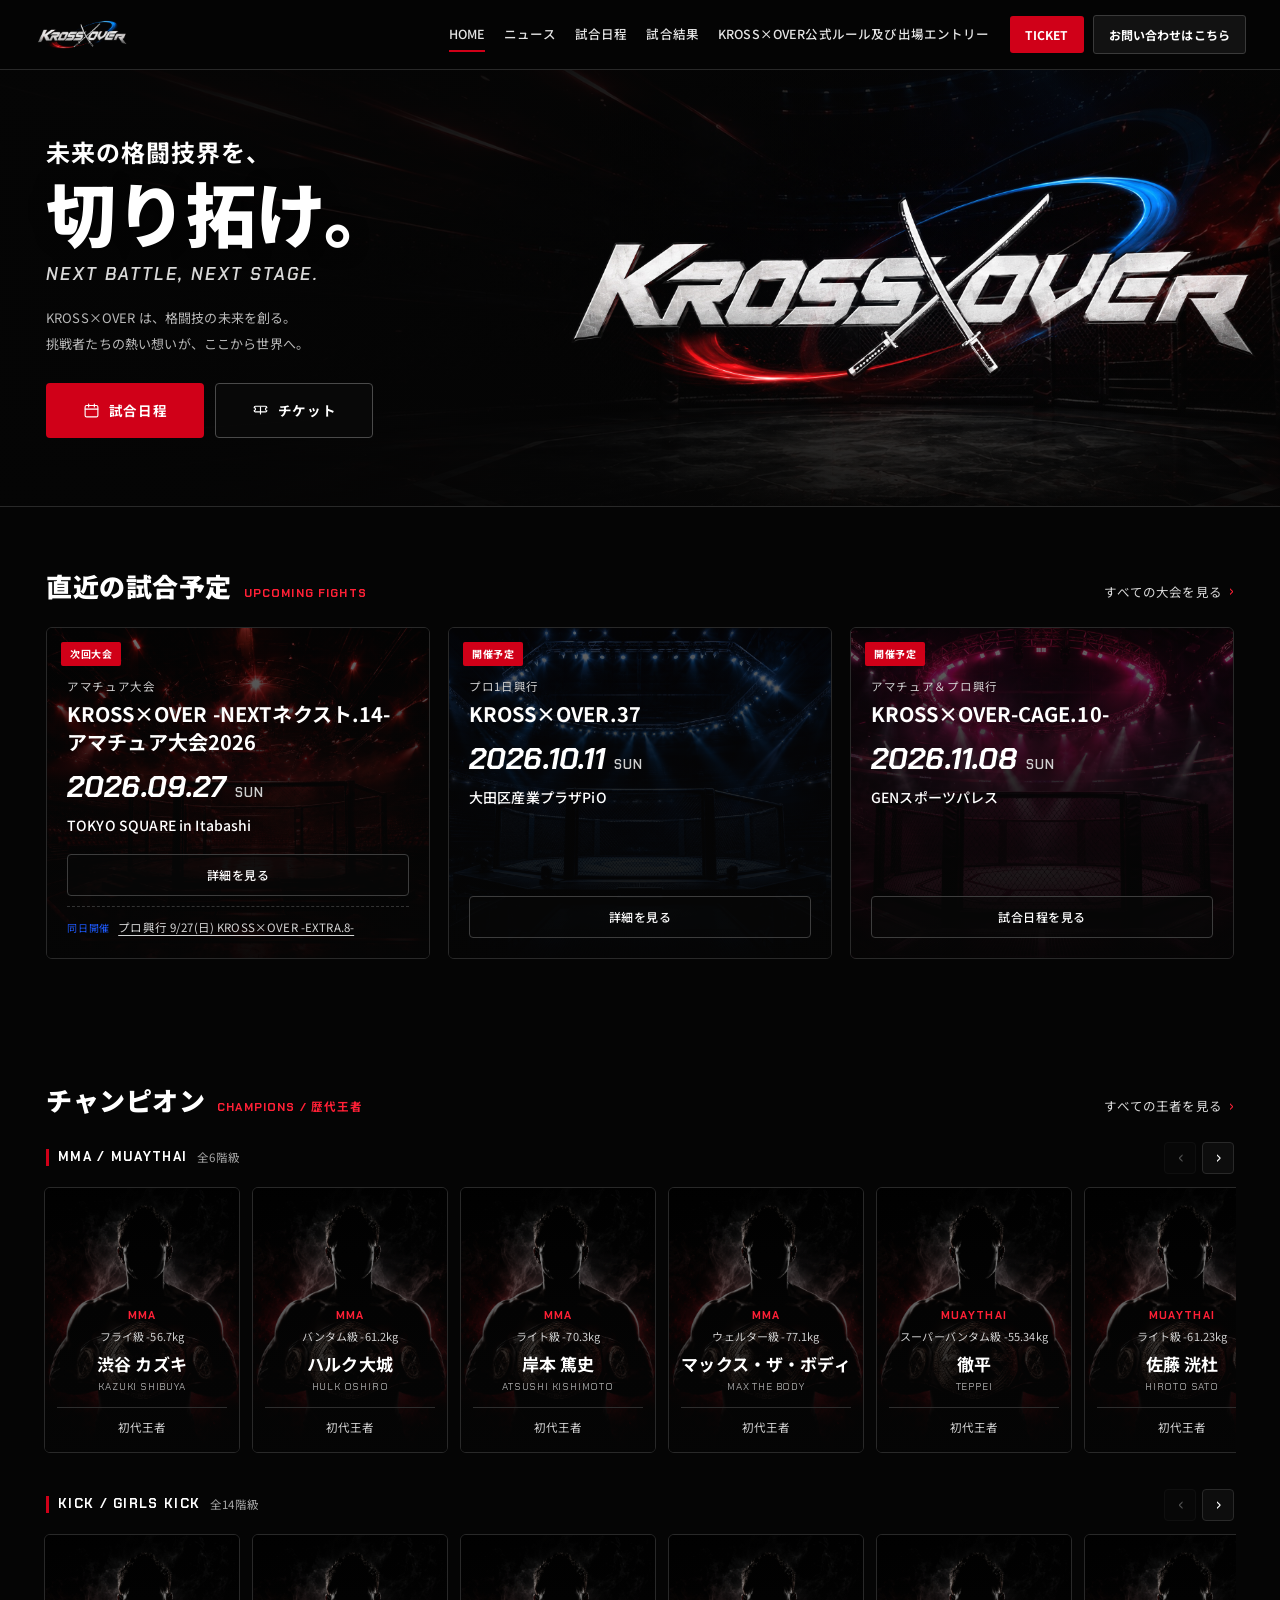
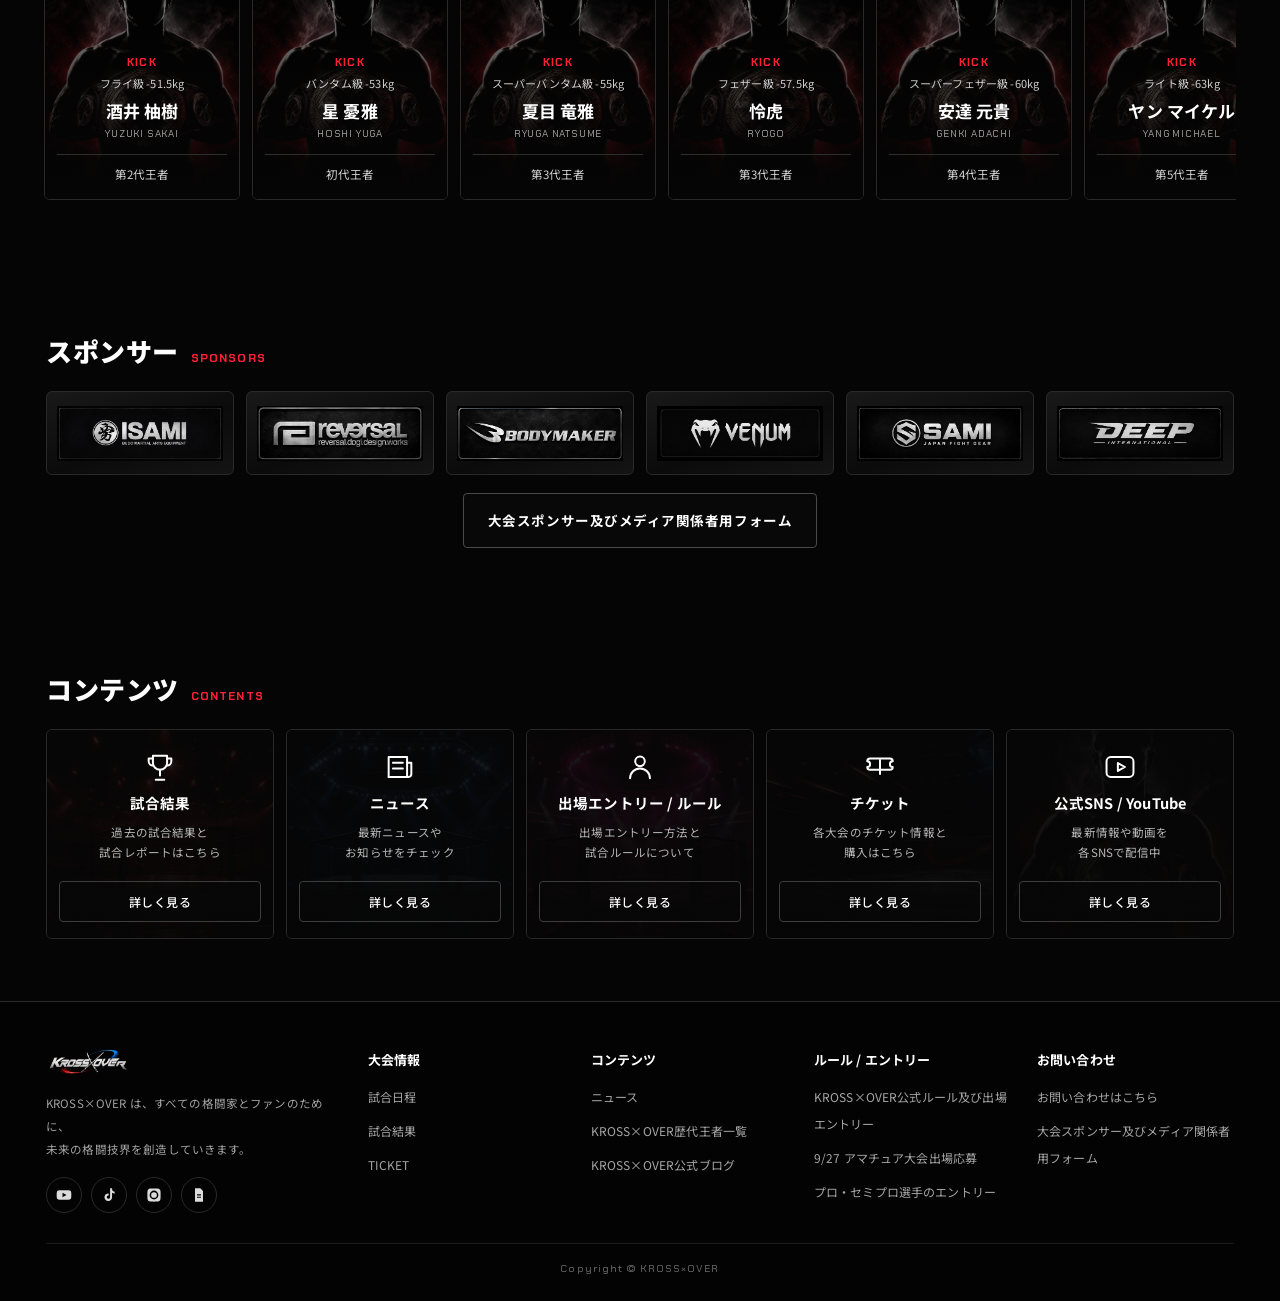
<file: index.html>
<!DOCTYPE html>
<html lang="ja">
<head>
<meta charset="UTF-8">
<meta name="viewport" content="width=device-width, initial-scale=1">
<title>KROSS×OVER | プロ格闘技団体 KROSS×OVER公式ホームページ</title>
<meta name="description" content="プロ格闘技団体 KROSS×OVER公式ホームページ">
<link rel="canonical" href="https://krossover.jp/">
<meta property="og:type" content="website">
<meta property="og:site_name" content="KROSS×OVER">
<meta property="og:title" content="KROSS×OVER | プロ格闘技団体 KROSS×OVER公式ホームページ">
<meta property="og:description" content="プロ格闘技団体 KROSS×OVER公式ホームページ">
<meta property="og:url" content="https://krossover.jp/">
<meta property="og:image" content="https://krossover.jp/1.jpg">
<meta name="twitter:card" content="summary_large_image">
<link rel="preconnect" href="https://fonts.googleapis.com">
<link rel="preconnect" href="https://fonts.gstatic.com" crossorigin>
<link href="https://fonts.googleapis.com/css2?family=Chakra+Petch:ital,wght@0,500;0,600;0,700;1,600;1,700&family=Noto+Sans+JP:wght@400;500;700;900&display=swap" rel="stylesheet">
<link rel="stylesheet" href="style.css?v=20260817">
</head>
<body>
<header class="header">
  <div class="header__inner">
    <a class="brand" href="index.html" aria-label="KROSS×OVER ホーム"><img src="1.jpg" alt="KROSS×OVER" width="1200" height="180"></a>
    <nav class="gnav" aria-label="グローバルナビゲーション">
      <ul class="gnav__list"><li><a href="index.html" class="is-current">HOME</a></li><li><a href="news.html">ニュース</a></li><li><a href="schedule.html">試合日程</a></li><li><a href="results.html">試合結果</a></li><li><a href="rules.html">KROSS×OVER公式ルール及び出場エントリー</a></li></ul>
      <div class="gnav__btns"><a class="nav-red" href="https://krossover.official.ec/" target="_blank" rel="noopener">TICKET</a><a class="nav-line" href="contact.html">お問い合わせはこちら</a></div>
    </nav>
    <button class="burger" type="button" aria-expanded="false" aria-controls="drawer" aria-label="メニューを開く">
      <span></span><span></span><span></span>
    </button>
  </div>
</header>
<nav class="drawer" id="drawer" aria-label="モバイルメニュー"><ul><li><a href="index.html">HOME<span>HOME</span></a></li><li><a href="news.html">ニュース<span>NEWS</span></a></li><li><a href="schedule.html">試合日程<span>SCHEDULE</span></a></li><li><a href="results.html">試合結果<span>RESULT</span></a></li><li><a href="rules.html">KROSS×OVER公式ルール及び出場エントリー<span>RULE / ENTRY</span></a></li><li><a href="champions.html">KROSS×OVER歴代王者一覧<span>CHAMPIONS</span></a></li><li><a href="contact.html">お問い合わせはこちら<span>CONTACT</span></a></li><li><a class="is-red" href="https://krossover.official.ec/" target="_blank" rel="noopener">TICKET<span>チケット購入</span></a></li></ul></nav>
<main>
<section class="hero">
  <div class="hero__bg"><img src="2.jpg" alt="" width="1920" height="1080" fetchpriority="high"></div>
  <div class="hero__inner">
    <div class="hero__copy">
      <p class="hero__k1">未来の格闘技界を、</p>
      <p class="hero__k2">切り拓け。</p>
      <p class="hero__k3">NEXT BATTLE, NEXT STAGE.</p>
      <p class="hero__lead">KROSS×OVER は、格闘技の未来を創る。<br>挑戦者たちの熱い想いが、ここから世界へ。</p>
      <div class="hero__cta">
        <a class="btn btn--red" href="schedule.html"><svg viewBox="0 0 24 24" aria-hidden="true"><rect x="3" y="5" width="18" height="16" rx="2"/><path d="M8 3v4M16 3v4M3 10h18"/></svg>試合日程</a>
        <a class="btn btn--line" href="https://krossover.official.ec/" target="_blank" rel="noopener"><svg viewBox="0 0 24 24" aria-hidden="true"><path d="M3 8a2 2 0 0 1 2-2h14a2 2 0 0 1 2 2 2 2 0 0 0 0 4 2 2 0 0 1-2 2H5a2 2 0 0 1-2-2 2 2 0 0 0 0-4z"/><path d="M12 7v10"/></svg>チケット</a>
      </div>
    </div>
    <img class="hero__logo" src="1.jpg" alt="KROSS×OVER" width="1200" height="180" fetchpriority="high">
  </div>
</section>

<section class="sec">
  <div class="wrap">
    <div class="sec__head rv"><h2 class="sec__ttl">直近の試合予定</h2><span class="sec__en">UPCOMING FIGHTS</span><a class="link-more sec__all" href="schedule.html">すべての大会を見る</a></div>
    <div class="grid-event"><article class="ecard rv" data-delay="0">
          <div class="ecard__bg"><img src="3.jpg" alt="" width="1200" height="800" loading="lazy"></div>
          <span class="badge">次回大会</span>
          <p class="ecard__kind">アマチュア大会</p>
          <h3 class="ecard__name">KROSS×OVER -NEXTネクスト.14- アマチュア大会2026</h3>
          <p class="ecard__date">2026.09.27<span>SUN</span></p>
          <p class="ecard__venue">TOKYO SQUARE in Itabashi</p>
          <div class="ecard__foot"><a class="btn btn--sm" href="https://ameblo.jp/krossoverfighting/entry-12967345429.html" target="_blank" rel="noopener">詳細を見る</a><p class="ecard__sub"><i>同日開催</i><a href="https://ameblo.jp/krossoverfighting/entry-12975053878.html" target="_blank" rel="noopener">プロ興行 9/27(日) KROSS×OVER -EXTRA.8-</a></p></div>
        </article><article class="ecard rv" data-delay="90">
          <div class="ecard__bg"><img src="4.jpg" alt="" width="1200" height="800" loading="lazy"></div>
          <span class="badge">開催予定</span>
          <p class="ecard__kind">プロ1日興行</p>
          <h3 class="ecard__name">KROSS×OVER.37</h3>
          <p class="ecard__date">2026.10.11<span>SUN</span></p>
          <p class="ecard__venue">大田区産業プラザPiO</p>
          <div class="ecard__foot"><a class="btn btn--sm" href="https://ameblo.jp/krossoverfighting/entry-12973357044.html" target="_blank" rel="noopener">詳細を見る</a></div>
        </article><article class="ecard rv" data-delay="180">
          <div class="ecard__bg"><img src="5.jpg" alt="" width="1200" height="800" loading="lazy"></div>
          <span class="badge">開催予定</span>
          <p class="ecard__kind">アマチュア＆プロ興行</p>
          <h3 class="ecard__name">KROSS×OVER-CAGE.10-</h3>
          <p class="ecard__date">2026.11.08<span>SUN</span></p>
          <p class="ecard__venue">GENスポーツパレス</p>
          <div class="ecard__foot"><a class="btn btn--sm" href="schedule.html">試合日程を見る</a></div>
        </article></div>
  </div>
</section>

<section class="sec">
  <div class="wrap">
    <div class="sec__head rv"><h2 class="sec__ttl">チャンピオン</h2><span class="sec__en">CHAMPIONS / 歴代王者</span><a class="link-more sec__all" href="champions.html">すべての王者を見る</a></div>
    <div class="champ-row rv">
          <div class="champ-row__head">
            <p class="champ-row__label">MMA / MUAYTHAI</p>
            <p class="champ-row__count">全6階級</p>
            <p class="champ-row__hint">横にスワイプ</p>
            <div class="champ-row__nav">
              <button class="cbtn" type="button" data-scroll="prev" aria-label="MMA / MUAYTHAIの王者を前へ">‹</button>
              <button class="cbtn" type="button" data-scroll="next" aria-label="MMA / MUAYTHAIの王者を次へ">›</button>
            </div>
          </div>
          <div class="champ-scroll" id="champ-scroll-1" tabindex="0" role="region" aria-label="MMA / MUAYTHAI 王者一覧"><a class="champ" href="champions.html">
          <div class="champ__bg"><img src="6.jpg" alt="" width="800" height="1067" loading="lazy"></div>
          <p class="champ__cat">MMA</p>
          <p class="champ__cls">フライ級 -56.7kg</p>
          <p class="champ__name">渋谷 カズキ</p>
          <p class="champ__en">KAZUKI SHIBUYA</p>
          <p class="champ__gen">初代王者</p>
        </a><a class="champ" href="champions.html">
          <div class="champ__bg"><img src="6.jpg" alt="" width="800" height="1067" loading="lazy"></div>
          <p class="champ__cat">MMA</p>
          <p class="champ__cls">バンタム級 -61.2kg</p>
          <p class="champ__name">ハルク大城</p>
          <p class="champ__en">HULK OSHIRO</p>
          <p class="champ__gen">初代王者</p>
        </a><a class="champ" href="champions.html">
          <div class="champ__bg"><img src="6.jpg" alt="" width="800" height="1067" loading="lazy"></div>
          <p class="champ__cat">MMA</p>
          <p class="champ__cls">ライト級 -70.3kg</p>
          <p class="champ__name">岸本 篤史</p>
          <p class="champ__en">ATSUSHI KISHIMOTO</p>
          <p class="champ__gen">初代王者</p>
        </a><a class="champ" href="champions.html">
          <div class="champ__bg"><img src="6.jpg" alt="" width="800" height="1067" loading="lazy"></div>
          <p class="champ__cat">MMA</p>
          <p class="champ__cls">ウェルター級 -77.1kg</p>
          <p class="champ__name">マックス・ザ・ボディ</p>
          <p class="champ__en">MAX THE BODY</p>
          <p class="champ__gen">初代王者</p>
        </a><a class="champ" href="champions.html">
          <div class="champ__bg"><img src="6.jpg" alt="" width="800" height="1067" loading="lazy"></div>
          <p class="champ__cat">MUAYTHAI</p>
          <p class="champ__cls">スーパーバンタム級 -55.34kg</p>
          <p class="champ__name">徹平</p>
          <p class="champ__en">TEPPEI</p>
          <p class="champ__gen">初代王者</p>
        </a><a class="champ" href="champions.html">
          <div class="champ__bg"><img src="6.jpg" alt="" width="800" height="1067" loading="lazy"></div>
          <p class="champ__cat">MUAYTHAI</p>
          <p class="champ__cls">ライト級 -61.23kg</p>
          <p class="champ__name">佐藤 洸杜</p>
          <p class="champ__en">HIROTO SATO</p>
          <p class="champ__gen">初代王者</p>
        </a></div>
        </div><div class="champ-row rv">
          <div class="champ-row__head">
            <p class="champ-row__label">KICK / GIRLS KICK</p>
            <p class="champ-row__count">全14階級</p>
            <p class="champ-row__hint">横にスワイプ</p>
            <div class="champ-row__nav">
              <button class="cbtn" type="button" data-scroll="prev" aria-label="KICK / GIRLS KICKの王者を前へ">‹</button>
              <button class="cbtn" type="button" data-scroll="next" aria-label="KICK / GIRLS KICKの王者を次へ">›</button>
            </div>
          </div>
          <div class="champ-scroll" id="champ-scroll-2" tabindex="0" role="region" aria-label="KICK / GIRLS KICK 王者一覧"><a class="champ" href="champions.html">
          <div class="champ__bg"><img src="6.jpg" alt="" width="800" height="1067" loading="lazy"></div>
          <p class="champ__cat">KICK</p>
          <p class="champ__cls">フライ級 -51.5kg</p>
          <p class="champ__name">酒井 柚樹</p>
          <p class="champ__en">YUZUKI SAKAI</p>
          <p class="champ__gen">第2代王者</p>
        </a><a class="champ" href="champions.html">
          <div class="champ__bg"><img src="6.jpg" alt="" width="800" height="1067" loading="lazy"></div>
          <p class="champ__cat">KICK</p>
          <p class="champ__cls">バンタム級 -53kg</p>
          <p class="champ__name">星 憂雅</p>
          <p class="champ__en">HOSHI YUGA</p>
          <p class="champ__gen">初代王者</p>
        </a><a class="champ" href="champions.html">
          <div class="champ__bg"><img src="6.jpg" alt="" width="800" height="1067" loading="lazy"></div>
          <p class="champ__cat">KICK</p>
          <p class="champ__cls">スーパーバンタム級 -55kg</p>
          <p class="champ__name">夏目 竜雅</p>
          <p class="champ__en">RYUGA NATSUME</p>
          <p class="champ__gen">第3代王者</p>
        </a><a class="champ" href="champions.html">
          <div class="champ__bg"><img src="6.jpg" alt="" width="800" height="1067" loading="lazy"></div>
          <p class="champ__cat">KICK</p>
          <p class="champ__cls">フェザー級 -57.5kg</p>
          <p class="champ__name">怜虎</p>
          <p class="champ__en">RYOGO</p>
          <p class="champ__gen">第3代王者</p>
        </a><a class="champ" href="champions.html">
          <div class="champ__bg"><img src="6.jpg" alt="" width="800" height="1067" loading="lazy"></div>
          <p class="champ__cat">KICK</p>
          <p class="champ__cls">スーパーフェザー級 -60kg</p>
          <p class="champ__name">安達 元貴</p>
          <p class="champ__en">GENKI ADACHI</p>
          <p class="champ__gen">第4代王者</p>
        </a><a class="champ" href="champions.html">
          <div class="champ__bg"><img src="6.jpg" alt="" width="800" height="1067" loading="lazy"></div>
          <p class="champ__cat">KICK</p>
          <p class="champ__cls">ライト級 -63kg</p>
          <p class="champ__name">ヤン マイケル</p>
          <p class="champ__en">YANG MICHAEL</p>
          <p class="champ__gen">第5代王者</p>
        </a><a class="champ" href="champions.html">
          <div class="champ__bg"><img src="6.jpg" alt="" width="800" height="1067" loading="lazy"></div>
          <p class="champ__cat">KICK</p>
          <p class="champ__cls">スーパーライト級 -65kg</p>
          <p class="champ__name">田中 勇利</p>
          <p class="champ__en">YURI TANAKA</p>
          <p class="champ__gen">第2代王者</p>
        </a><a class="champ" href="champions.html">
          <div class="champ__bg"><img src="6.jpg" alt="" width="800" height="1067" loading="lazy"></div>
          <p class="champ__cat">KICK</p>
          <p class="champ__cls">ウェルター級 -67.5kg</p>
          <p class="champ__name">乾 秀人</p>
          <p class="champ__en">SHUTO INUI</p>
          <p class="champ__gen">第4代王者</p>
        </a><a class="champ" href="champions.html">
          <div class="champ__bg"><img src="6.jpg" alt="" width="800" height="1067" loading="lazy"></div>
          <p class="champ__cat">KICK</p>
          <p class="champ__cls">スーパーウェルター級 -70kg</p>
          <p class="champ__name">吉宗、</p>
          <p class="champ__en">YOSHIMUNE</p>
          <p class="champ__gen">初代王者</p>
        </a><a class="champ" href="champions.html">
          <div class="champ__bg"><img src="6.jpg" alt="" width="800" height="1067" loading="lazy"></div>
          <p class="champ__cat">KICK</p>
          <p class="champ__cls">ミドル級 -75kg</p>
          <p class="champ__name">夜叉猿</p>
          <p class="champ__en">YASHAZARU</p>
          <p class="champ__gen">第3代王者</p>
        </a><a class="champ" href="champions.html">
          <div class="champ__bg"><img src="6.jpg" alt="" width="800" height="1067" loading="lazy"></div>
          <p class="champ__cat">KICK</p>
          <p class="champ__cls">クルーザー級 -85kg</p>
          <p class="champ__name">雄人</p>
          <p class="champ__en">TAKETO</p>
          <p class="champ__gen">初代王者</p>
        </a><a class="champ" href="champions.html">
          <div class="champ__bg"><img src="6.jpg" alt="" width="800" height="1067" loading="lazy"></div>
          <p class="champ__cat">KICK</p>
          <p class="champ__cls">ヘビー級</p>
          <p class="champ__name">GUNTHER KALUNDA</p>
          <p class="champ__en">GUNTHER KALUNDA</p>
          <p class="champ__gen">第4代王者</p>
        </a><a class="champ" href="champions.html">
          <div class="champ__bg"><img src="6.jpg" alt="" width="800" height="1067" loading="lazy"></div>
          <p class="champ__cat">GIRLS KICK</p>
          <p class="champ__cls">女子アトム級 -45kg</p>
          <p class="champ__name">岩本 蘭</p>
          <p class="champ__en">RAN IWAMOTO</p>
          <p class="champ__gen">第4代女王</p>
        </a><a class="champ" href="champions.html">
          <div class="champ__bg"><img src="6.jpg" alt="" width="800" height="1067" loading="lazy"></div>
          <p class="champ__cat">GIRLS KICK</p>
          <p class="champ__cls">女子フライ級 -50.8kg</p>
          <p class="champ__name">本田 ななか</p>
          <p class="champ__en">HONDA NANAKA</p>
          <p class="champ__gen">初代女王</p>
        </a></div>
        </div>
  </div>
</section>

<section class="sec">
  <div class="wrap">
    <div class="sec__head rv"><h2 class="sec__ttl">スポンサー</h2><span class="sec__en">SPONSORS</span></div>
    <div class="grid-sponsor"><div class="plate rv"><img src="7.jpg" alt="スポンサーロゴ" width="1200" height="525" loading="lazy"></div><div class="plate rv"><img src="8.jpg" alt="スポンサーロゴ" width="1200" height="525" loading="lazy"></div><div class="plate rv"><img src="9.jpg" alt="スポンサーロゴ" width="1200" height="525" loading="lazy"></div><div class="plate rv"><img src="10.jpg" alt="スポンサーロゴ" width="1200" height="525" loading="lazy"></div><div class="plate rv"><img src="11.jpg" alt="スポンサーロゴ" width="1200" height="525" loading="lazy"></div><div class="plate rv"><img src="12.jpg" alt="スポンサーロゴ" width="1200" height="525" loading="lazy"></div></div>
    <p class="sponsor__form rv"><a class="btn btn--line" href="https://krossover.jp/?page_id=263" target="_blank" rel="noopener">大会スポンサー及びメディア関係者用フォーム</a></p>
  </div>
</section>

<section class="sec">
  <div class="wrap">
    <div class="sec__head rv"><h2 class="sec__ttl">コンテンツ</h2><span class="sec__en">CONTENTS</span></div>
    <div class="grid-content"><a class="ccard rv" data-delay="0" href="results.html">
          <div class="ccard__bg"><img src="3.jpg" alt="" width="1200" height="800" loading="lazy"></div>
          <svg class="ccard__ico" viewBox="0 0 24 24" aria-hidden="true"><path d="M7 4h10v5a5 5 0 0 1-10 0z"/><path d="M7 6H4v2a3 3 0 0 0 3 3M17 6h3v2a3 3 0 0 1-3 3"/><path d="M12 14v4M9 21h6"/></svg>
          <p class="ccard__ttl">試合結果</p>
          <p class="ccard__txt">過去の試合結果と<br>試合レポートはこちら</p>
          <div class="ccard__foot"><span class="btn btn--sm">詳しく見る</span></div>
        </a><a class="ccard rv" data-delay="60" href="news.html">
          <div class="ccard__bg"><img src="4.jpg" alt="" width="1200" height="800" loading="lazy"></div>
          <svg class="ccard__ico" viewBox="0 0 24 24" aria-hidden="true"><path d="M4 5h13v14H4z"/><path d="M17 9h3v8a2 2 0 0 1-2 2H4"/><path d="M7 9h7M7 13h7"/></svg>
          <p class="ccard__ttl">ニュース</p>
          <p class="ccard__txt">最新ニュースや<br>お知らせをチェック</p>
          <div class="ccard__foot"><span class="btn btn--sm">詳しく見る</span></div>
        </a><a class="ccard rv" data-delay="120" href="rules.html">
          <div class="ccard__bg"><img src="5.jpg" alt="" width="1200" height="800" loading="lazy"></div>
          <svg class="ccard__ico" viewBox="0 0 24 24" aria-hidden="true"><circle cx="12" cy="8" r="3.4"/><path d="M5 20a7 7 0 0 1 14 0"/></svg>
          <p class="ccard__ttl">出場エントリー / ルール</p>
          <p class="ccard__txt">出場エントリー方法と<br>試合ルールについて</p>
          <div class="ccard__foot"><span class="btn btn--sm">詳しく見る</span></div>
        </a><a class="ccard rv" data-delay="180" href="https://krossover.official.ec/" target="_blank" rel="noopener">
          <div class="ccard__bg"><img src="2.jpg" alt="" width="1200" height="800" loading="lazy"></div>
          <svg class="ccard__ico" viewBox="0 0 24 24" aria-hidden="true"><path d="M3 8a2 2 0 0 1 2-2h14a2 2 0 0 1 2 2 2 2 0 0 0 0 4 2 2 0 0 1-2 2H5a2 2 0 0 1-2-2 2 2 0 0 0 0-4z"/><path d="M12 7v10"/></svg>
          <p class="ccard__ttl">チケット</p>
          <p class="ccard__txt">各大会のチケット情報と<br>購入はこちら</p>
          <div class="ccard__foot"><span class="btn btn--sm">詳しく見る</span></div>
        </a><a class="ccard rv" data-delay="240" href="https://www.youtube.com/c/KROSSOVER%E5%85%AC%E5%BC%8F/videos?app=desktop" target="_blank" rel="noopener">
          <div class="ccard__bg"><img src="6.jpg" alt="" width="1200" height="800" loading="lazy"></div>
          <svg class="ccard__ico" viewBox="0 0 24 24" aria-hidden="true"><rect x="2.5" y="5" width="19" height="14" rx="3"/><path d="M10.5 9.2l5 2.8-5 2.8z"/></svg>
          <p class="ccard__ttl">公式SNS / YouTube</p>
          <p class="ccard__txt">最新情報や動画を<br>各SNSで配信中</p>
          <div class="ccard__foot"><span class="btn btn--sm">詳しく見る</span></div>
        </a></div>
  </div>
</section>
</main>
<footer class="footer">
  <div class="wrap">
    <div class="footer__grid">
      <div>
        <img class="footer__logo" src="1.jpg" alt="KROSS×OVER" width="1200" height="180">
        <p class="footer__about">KROSS×OVER は、すべての格闘家とファンのために、<br>未来の格闘技界を創造していきます。</p>
        <div class="footer__sns"><a href="https://www.youtube.com/c/KROSSOVER%E5%85%AC%E5%BC%8F/videos?app=desktop" target="_blank" rel="noopener" aria-label="KROSS×OVER公式 YouTube"><svg viewBox="0 0 24 24" aria-hidden="true"><path d="M23 12s0-3.4-.4-5c-.2-.9-.9-1.6-1.8-1.8C19.1 4.8 12 4.8 12 4.8s-7.1 0-8.8.4c-.9.2-1.6.9-1.8 1.8C1 8.6 1 12 1 12s0 3.4.4 5c.2.9.9 1.6 1.8 1.8 1.7.4 8.8.4 8.8.4s7.1 0 8.8-.4c.9-.2 1.6-.9 1.8-1.8.4-1.6.4-5 .4-5zM9.8 15.3V8.7l6 3.3-6 3.3z"/></svg></a><a href="https://www.tiktok.com/@krossover0917?_t=8jfpVgwg3Av&_r=1" target="_blank" rel="noopener" aria-label="KROSS×OVER公式 TikTok"><svg viewBox="0 0 24 24" aria-hidden="true"><path d="M16.6 2h-3v13.2a2.5 2.5 0 1 1-2.1-2.5V9.6a5.7 5.7 0 1 0 5.1 5.7V8.8A6.5 6.5 0 0 0 20.4 10V7a3.8 3.8 0 0 1-3.8-3.7V2z"/></svg></a><a href="https://www.instagram.com/krossover_official?igsh=enNmZW5nYXZvcTJq" target="_blank" rel="noopener" aria-label="Instagramでフォロー"><svg viewBox="0 0 24 24" aria-hidden="true"><path d="M12 2.2c3.2 0 3.6 0 4.9.1 1.2.1 1.8.3 2.2.4.6.2 1 .5 1.4.9.4.4.7.8.9 1.4.2.4.4 1 .4 2.2.1 1.3.1 1.7.1 4.9s0 3.6-.1 4.9c-.1 1.2-.3 1.8-.4 2.2-.2.6-.5 1-.9 1.4-.4.4-.8.7-1.4.9-.4.2-1 .4-2.2.4-1.3.1-1.7.1-4.9.1s-3.6 0-4.9-.1c-1.2-.1-1.8-.3-2.2-.4-.6-.2-1-.5-1.4-.9-.4-.4-.7-.8-.9-1.4-.2-.4-.4-1-.4-2.2-.1-1.3-.1-1.7-.1-4.9s0-3.6.1-4.9c.1-1.2.3-1.8.4-2.2.2-.6.5-1 .9-1.4.4-.4.8-.7 1.4-.9.4-.2 1-.4 2.2-.4 1.3-.1 1.7-.1 4.9-.1zm0 3.2A6.6 6.6 0 1 0 18.6 12 6.6 6.6 0 0 0 12 5.4zm0 10.9A4.3 4.3 0 1 1 16.3 12 4.3 4.3 0 0 1 12 16.3zm6.9-11.1a1.5 1.5 0 1 1-1.5-1.5 1.5 1.5 0 0 1 1.5 1.5z"/></svg></a><a href="https://ameblo.jp/krossoverfighting/" target="_blank" rel="noopener" aria-label="KROSS×OVER公式 ブログ"><svg viewBox="0 0 24 24" aria-hidden="true"><path d="M6 2h8l4 4v16H6z"/><path d="M9 11h6v1.7H9zm0 3.5h6v1.7H9z" fill="#050505"/></svg></a></div>
      </div>
      <div class="footer__col"><h3>大会情報</h3><ul><li><a href="schedule.html">試合日程</a></li><li><a href="results.html">試合結果</a></li><li><a href="https://krossover.official.ec/" target="_blank" rel="noopener">TICKET</a></li></ul></div><div class="footer__col"><h3>コンテンツ</h3><ul><li><a href="news.html">ニュース</a></li><li><a href="champions.html">KROSS×OVER歴代王者一覧</a></li><li><a href="https://ameblo.jp/krossoverfighting/" target="_blank" rel="noopener">KROSS×OVER公式ブログ</a></li></ul></div><div class="footer__col"><h3>ルール / エントリー</h3><ul><li><a href="rules.html">KROSS×OVER公式ルール及び出場エントリー</a></li><li><a href="https://krossover.jp/?page_id=276" target="_blank" rel="noopener">9/27 アマチュア大会出場応募</a></li><li><a href="https://krossover.jp/?page_id=276" target="_blank" rel="noopener">プロ・セミプロ選手のエントリー</a></li></ul></div><div class="footer__col"><h3>お問い合わせ</h3><ul><li><a href="contact.html">お問い合わせはこちら</a></li><li><a href="https://krossover.jp/?page_id=263" target="_blank" rel="noopener">大会スポンサー及びメディア関係者用フォーム</a></li></ul></div>
    </div>
    <p class="footer__bottom">Copyright © KROSS×OVER</p>
  </div>
</footer>
<script src="script.js?v=20260817"></script>
</body>
</html>
</file>
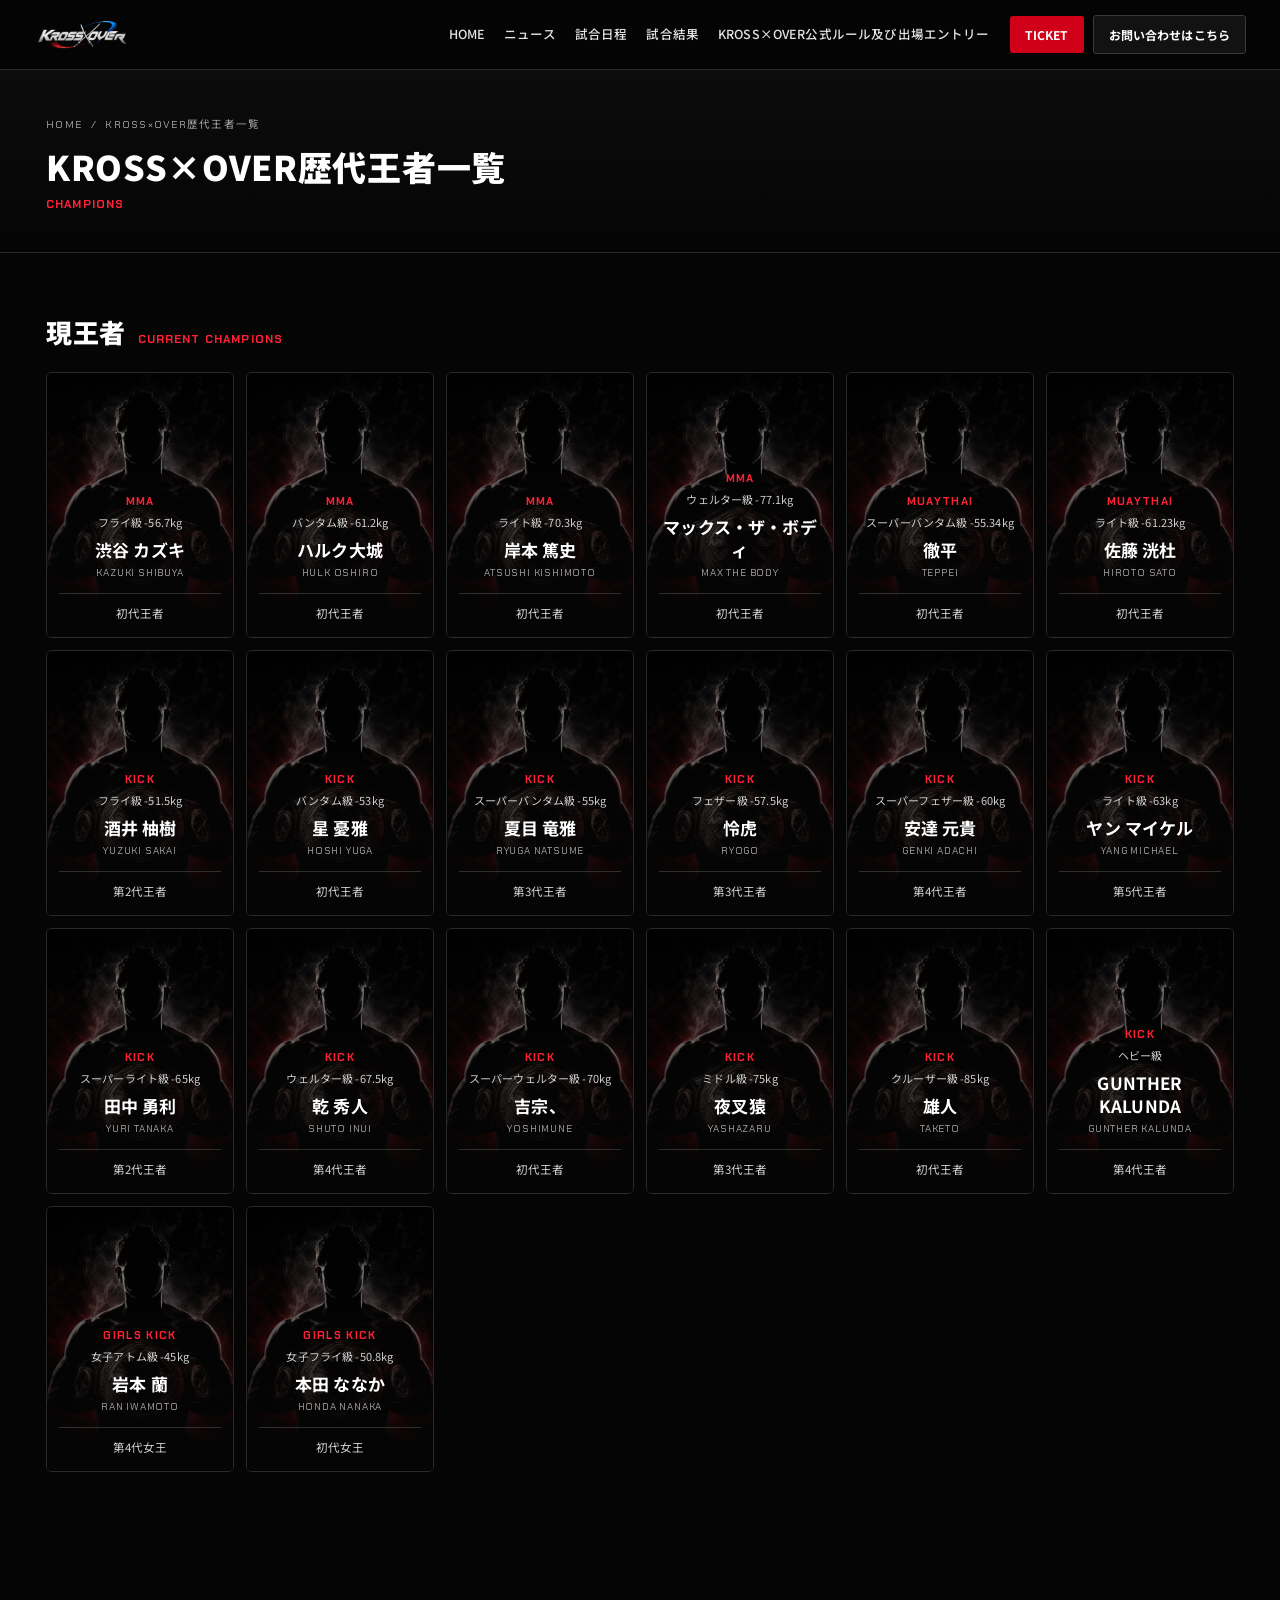
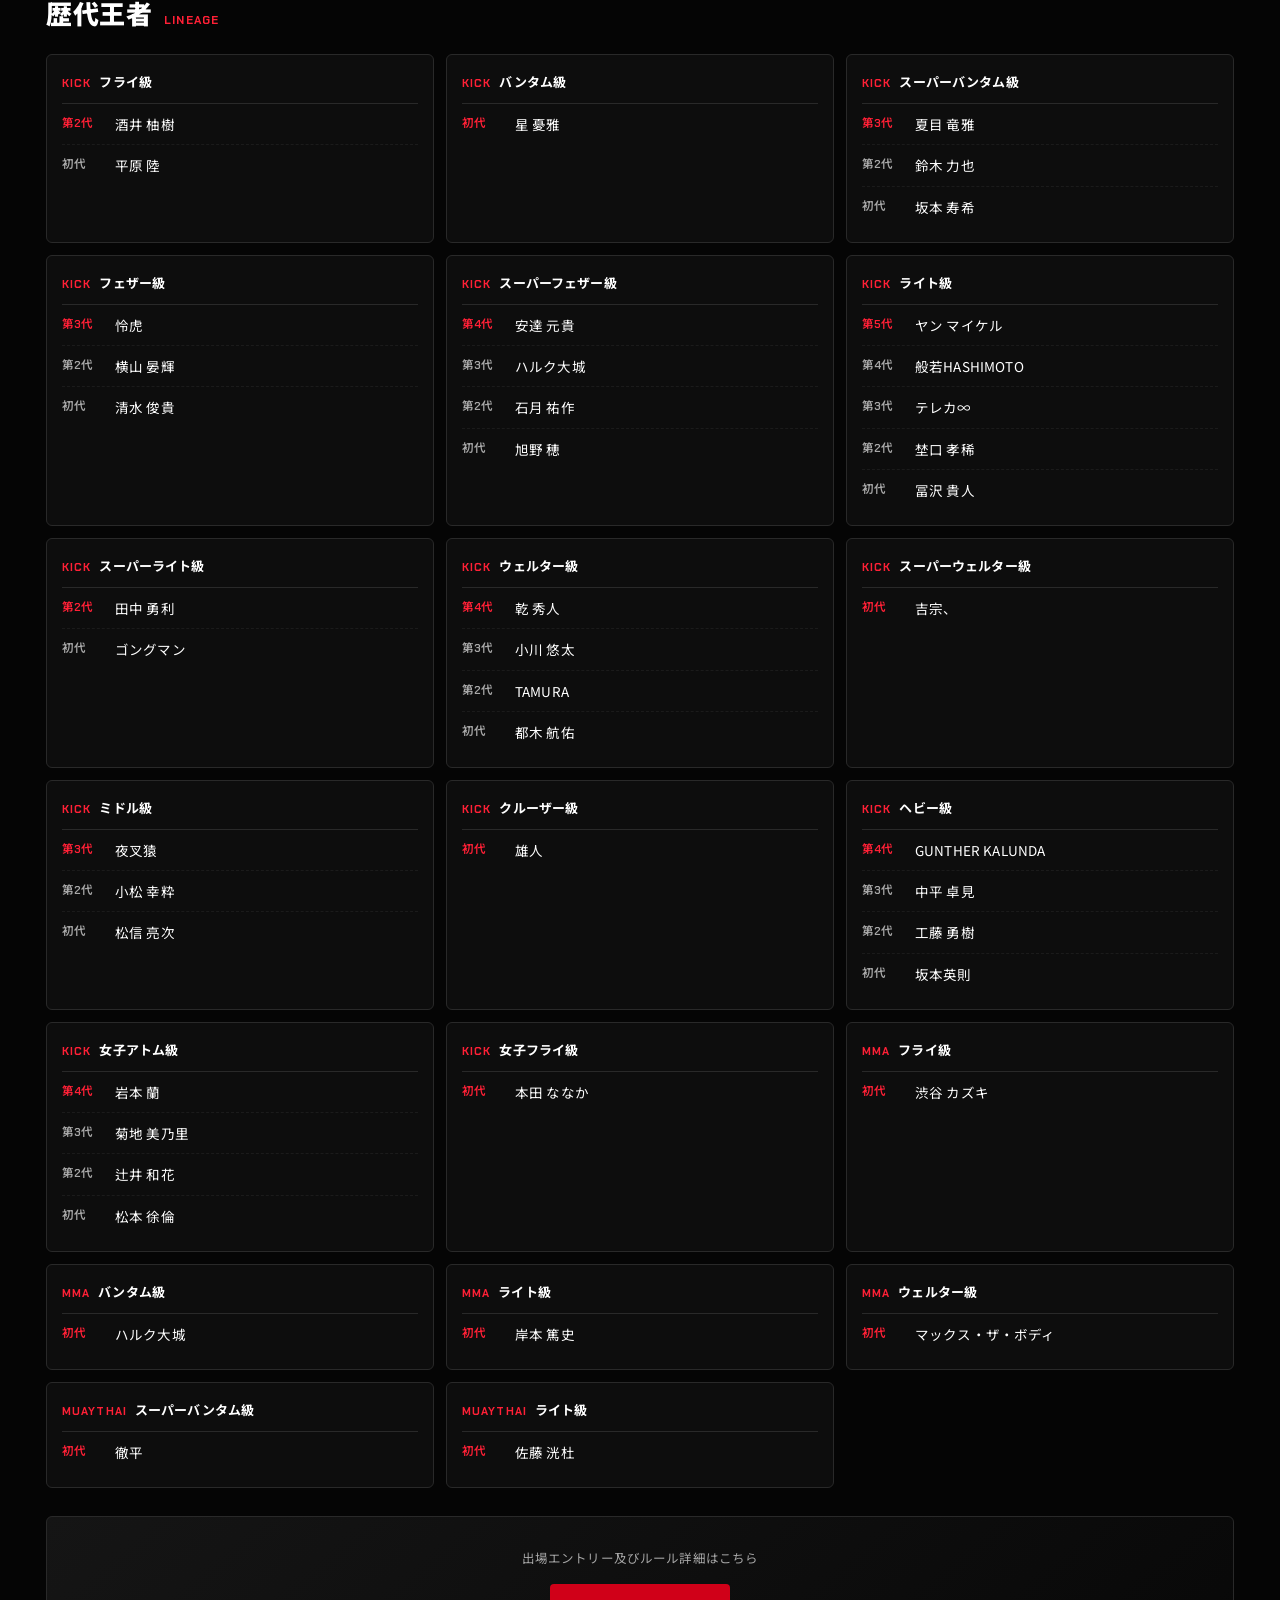
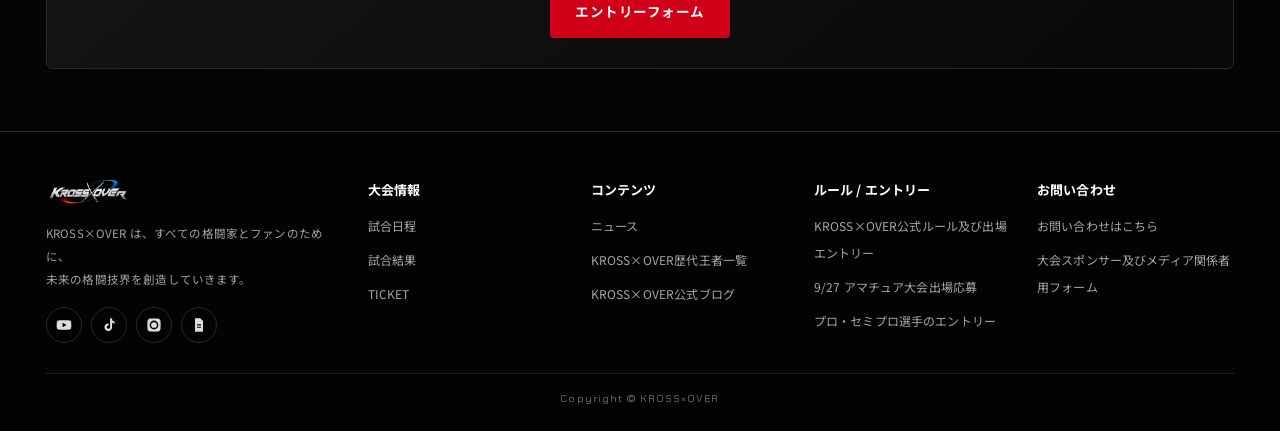
<file: champions.html>
<!DOCTYPE html>
<html lang="ja">
<head>
<meta charset="UTF-8">
<meta name="viewport" content="width=device-width, initial-scale=1">
<title>KROSS×OVER歴代王者一覧 | KROSS×OVER</title>
<meta name="description" content="KROSS×OVER認定 KICK / MMA / MUAYTHAI 各階級の現王者と歴代王者の一覧。">
<link rel="canonical" href="https://krossover.jp/champions.html">
<meta property="og:type" content="website">
<meta property="og:site_name" content="KROSS×OVER">
<meta property="og:title" content="KROSS×OVER歴代王者一覧 | KROSS×OVER">
<meta property="og:description" content="KROSS×OVER認定 KICK / MMA / MUAYTHAI 各階級の現王者と歴代王者の一覧。">
<meta property="og:url" content="https://krossover.jp/champions.html">
<meta property="og:image" content="https://krossover.jp/1.jpg">
<meta name="twitter:card" content="summary_large_image">
<link rel="preconnect" href="https://fonts.googleapis.com">
<link rel="preconnect" href="https://fonts.gstatic.com" crossorigin>
<link href="https://fonts.googleapis.com/css2?family=Chakra+Petch:ital,wght@0,500;0,600;0,700;1,600;1,700&family=Noto+Sans+JP:wght@400;500;700;900&display=swap" rel="stylesheet">
<link rel="stylesheet" href="style.css?v=20260817">
</head>
<body>
<header class="header">
  <div class="header__inner">
    <a class="brand" href="index.html" aria-label="KROSS×OVER ホーム"><img src="1.jpg" alt="KROSS×OVER" width="1200" height="180"></a>
    <nav class="gnav" aria-label="グローバルナビゲーション">
      <ul class="gnav__list"><li><a href="index.html">HOME</a></li><li><a href="news.html">ニュース</a></li><li><a href="schedule.html">試合日程</a></li><li><a href="results.html">試合結果</a></li><li><a href="rules.html">KROSS×OVER公式ルール及び出場エントリー</a></li></ul>
      <div class="gnav__btns"><a class="nav-red" href="https://krossover.official.ec/" target="_blank" rel="noopener">TICKET</a><a class="nav-line" href="contact.html">お問い合わせはこちら</a></div>
    </nav>
    <button class="burger" type="button" aria-expanded="false" aria-controls="drawer" aria-label="メニューを開く">
      <span></span><span></span><span></span>
    </button>
  </div>
</header>
<nav class="drawer" id="drawer" aria-label="モバイルメニュー"><ul><li><a href="index.html">HOME<span>HOME</span></a></li><li><a href="news.html">ニュース<span>NEWS</span></a></li><li><a href="schedule.html">試合日程<span>SCHEDULE</span></a></li><li><a href="results.html">試合結果<span>RESULT</span></a></li><li><a href="rules.html">KROSS×OVER公式ルール及び出場エントリー<span>RULE / ENTRY</span></a></li><li><a href="champions.html">KROSS×OVER歴代王者一覧<span>CHAMPIONS</span></a></li><li><a href="contact.html">お問い合わせはこちら<span>CONTACT</span></a></li><li><a class="is-red" href="https://krossover.official.ec/" target="_blank" rel="noopener">TICKET<span>チケット購入</span></a></li></ul></nav>
<div class="page-head">
  <div class="wrap">
    <p class="crumb"><a href="index.html">HOME</a> &nbsp;/&nbsp; KROSS×OVER歴代王者一覧</p>
    <h1 class="sec__ttl">KROSS×OVER歴代王者一覧</h1>
    <span class="sec__en">CHAMPIONS</span>
  </div>
</div>
<main>
<section class="sec">
  <div class="wrap">
    <div class="sec__head rv"><h2 class="sec__ttl">現王者</h2><span class="sec__en">CURRENT CHAMPIONS</span></div>
    <div class="grid-champ"><div class="champ rv">
              <div class="champ__bg"><img src="6.jpg" alt="" width="800" height="1067" loading="lazy"></div>
              <p class="champ__cat">MMA</p>
              <p class="champ__cls">フライ級 -56.7kg</p>
              <p class="champ__name">渋谷 カズキ</p>
              <p class="champ__en">KAZUKI SHIBUYA</p>
              <p class="champ__gen">初代王者</p>
            </div><div class="champ rv">
              <div class="champ__bg"><img src="6.jpg" alt="" width="800" height="1067" loading="lazy"></div>
              <p class="champ__cat">MMA</p>
              <p class="champ__cls">バンタム級 -61.2kg</p>
              <p class="champ__name">ハルク大城</p>
              <p class="champ__en">HULK OSHIRO</p>
              <p class="champ__gen">初代王者</p>
            </div><div class="champ rv">
              <div class="champ__bg"><img src="6.jpg" alt="" width="800" height="1067" loading="lazy"></div>
              <p class="champ__cat">MMA</p>
              <p class="champ__cls">ライト級 -70.3kg</p>
              <p class="champ__name">岸本 篤史</p>
              <p class="champ__en">ATSUSHI KISHIMOTO</p>
              <p class="champ__gen">初代王者</p>
            </div><div class="champ rv">
              <div class="champ__bg"><img src="6.jpg" alt="" width="800" height="1067" loading="lazy"></div>
              <p class="champ__cat">MMA</p>
              <p class="champ__cls">ウェルター級 -77.1kg</p>
              <p class="champ__name">マックス・ザ・ボディ</p>
              <p class="champ__en">MAX THE BODY</p>
              <p class="champ__gen">初代王者</p>
            </div><div class="champ rv">
              <div class="champ__bg"><img src="6.jpg" alt="" width="800" height="1067" loading="lazy"></div>
              <p class="champ__cat">MUAYTHAI</p>
              <p class="champ__cls">スーパーバンタム級 -55.34kg</p>
              <p class="champ__name">徹平</p>
              <p class="champ__en">TEPPEI</p>
              <p class="champ__gen">初代王者</p>
            </div><div class="champ rv">
              <div class="champ__bg"><img src="6.jpg" alt="" width="800" height="1067" loading="lazy"></div>
              <p class="champ__cat">MUAYTHAI</p>
              <p class="champ__cls">ライト級 -61.23kg</p>
              <p class="champ__name">佐藤 洸杜</p>
              <p class="champ__en">HIROTO SATO</p>
              <p class="champ__gen">初代王者</p>
            </div><div class="champ rv">
              <div class="champ__bg"><img src="6.jpg" alt="" width="800" height="1067" loading="lazy"></div>
              <p class="champ__cat">KICK</p>
              <p class="champ__cls">フライ級 -51.5kg</p>
              <p class="champ__name">酒井 柚樹</p>
              <p class="champ__en">YUZUKI SAKAI</p>
              <p class="champ__gen">第2代王者</p>
            </div><div class="champ rv">
              <div class="champ__bg"><img src="6.jpg" alt="" width="800" height="1067" loading="lazy"></div>
              <p class="champ__cat">KICK</p>
              <p class="champ__cls">バンタム級 -53kg</p>
              <p class="champ__name">星 憂雅</p>
              <p class="champ__en">HOSHI YUGA</p>
              <p class="champ__gen">初代王者</p>
            </div><div class="champ rv">
              <div class="champ__bg"><img src="6.jpg" alt="" width="800" height="1067" loading="lazy"></div>
              <p class="champ__cat">KICK</p>
              <p class="champ__cls">スーパーバンタム級 -55kg</p>
              <p class="champ__name">夏目 竜雅</p>
              <p class="champ__en">RYUGA NATSUME</p>
              <p class="champ__gen">第3代王者</p>
            </div><div class="champ rv">
              <div class="champ__bg"><img src="6.jpg" alt="" width="800" height="1067" loading="lazy"></div>
              <p class="champ__cat">KICK</p>
              <p class="champ__cls">フェザー級 -57.5kg</p>
              <p class="champ__name">怜虎</p>
              <p class="champ__en">RYOGO</p>
              <p class="champ__gen">第3代王者</p>
            </div><div class="champ rv">
              <div class="champ__bg"><img src="6.jpg" alt="" width="800" height="1067" loading="lazy"></div>
              <p class="champ__cat">KICK</p>
              <p class="champ__cls">スーパーフェザー級 -60kg</p>
              <p class="champ__name">安達 元貴</p>
              <p class="champ__en">GENKI ADACHI</p>
              <p class="champ__gen">第4代王者</p>
            </div><div class="champ rv">
              <div class="champ__bg"><img src="6.jpg" alt="" width="800" height="1067" loading="lazy"></div>
              <p class="champ__cat">KICK</p>
              <p class="champ__cls">ライト級 -63kg</p>
              <p class="champ__name">ヤン マイケル</p>
              <p class="champ__en">YANG MICHAEL</p>
              <p class="champ__gen">第5代王者</p>
            </div><div class="champ rv">
              <div class="champ__bg"><img src="6.jpg" alt="" width="800" height="1067" loading="lazy"></div>
              <p class="champ__cat">KICK</p>
              <p class="champ__cls">スーパーライト級 -65kg</p>
              <p class="champ__name">田中 勇利</p>
              <p class="champ__en">YURI TANAKA</p>
              <p class="champ__gen">第2代王者</p>
            </div><div class="champ rv">
              <div class="champ__bg"><img src="6.jpg" alt="" width="800" height="1067" loading="lazy"></div>
              <p class="champ__cat">KICK</p>
              <p class="champ__cls">ウェルター級 -67.5kg</p>
              <p class="champ__name">乾 秀人</p>
              <p class="champ__en">SHUTO INUI</p>
              <p class="champ__gen">第4代王者</p>
            </div><div class="champ rv">
              <div class="champ__bg"><img src="6.jpg" alt="" width="800" height="1067" loading="lazy"></div>
              <p class="champ__cat">KICK</p>
              <p class="champ__cls">スーパーウェルター級 -70kg</p>
              <p class="champ__name">吉宗、</p>
              <p class="champ__en">YOSHIMUNE</p>
              <p class="champ__gen">初代王者</p>
            </div><div class="champ rv">
              <div class="champ__bg"><img src="6.jpg" alt="" width="800" height="1067" loading="lazy"></div>
              <p class="champ__cat">KICK</p>
              <p class="champ__cls">ミドル級 -75kg</p>
              <p class="champ__name">夜叉猿</p>
              <p class="champ__en">YASHAZARU</p>
              <p class="champ__gen">第3代王者</p>
            </div><div class="champ rv">
              <div class="champ__bg"><img src="6.jpg" alt="" width="800" height="1067" loading="lazy"></div>
              <p class="champ__cat">KICK</p>
              <p class="champ__cls">クルーザー級 -85kg</p>
              <p class="champ__name">雄人</p>
              <p class="champ__en">TAKETO</p>
              <p class="champ__gen">初代王者</p>
            </div><div class="champ rv">
              <div class="champ__bg"><img src="6.jpg" alt="" width="800" height="1067" loading="lazy"></div>
              <p class="champ__cat">KICK</p>
              <p class="champ__cls">ヘビー級</p>
              <p class="champ__name">GUNTHER KALUNDA</p>
              <p class="champ__en">GUNTHER KALUNDA</p>
              <p class="champ__gen">第4代王者</p>
            </div><div class="champ rv">
              <div class="champ__bg"><img src="6.jpg" alt="" width="800" height="1067" loading="lazy"></div>
              <p class="champ__cat">GIRLS KICK</p>
              <p class="champ__cls">女子アトム級 -45kg</p>
              <p class="champ__name">岩本 蘭</p>
              <p class="champ__en">RAN IWAMOTO</p>
              <p class="champ__gen">第4代女王</p>
            </div><div class="champ rv">
              <div class="champ__bg"><img src="6.jpg" alt="" width="800" height="1067" loading="lazy"></div>
              <p class="champ__cat">GIRLS KICK</p>
              <p class="champ__cls">女子フライ級 -50.8kg</p>
              <p class="champ__name">本田 ななか</p>
              <p class="champ__en">HONDA NANAKA</p>
              <p class="champ__gen">初代女王</p>
            </div></div>
  </div>
</section>
<section class="sec">
  <div class="wrap">
    <div class="sec__head rv"><h2 class="sec__ttl">歴代王者</h2><span class="sec__en">LINEAGE</span></div>
    <div class="lineage"><div class="lineage__item rv"><p class="lineage__cls"><i>KICK</i>フライ級</p><ul class="lineage__list"><li class="is-now"><b>第2代</b><span>酒井 柚樹</span></li><li class=""><b>初代</b><span>平原 陸</span></li></ul></div><div class="lineage__item rv"><p class="lineage__cls"><i>KICK</i>バンタム級</p><ul class="lineage__list"><li class="is-now"><b>初代</b><span>星 憂雅</span></li></ul></div><div class="lineage__item rv"><p class="lineage__cls"><i>KICK</i>スーパーバンタム級</p><ul class="lineage__list"><li class="is-now"><b>第3代</b><span>夏目 竜雅</span></li><li class=""><b>第2代</b><span>鈴木 力也</span></li><li class=""><b>初代</b><span>坂本 寿希</span></li></ul></div><div class="lineage__item rv"><p class="lineage__cls"><i>KICK</i>フェザー級</p><ul class="lineage__list"><li class="is-now"><b>第3代</b><span>怜虎</span></li><li class=""><b>第2代</b><span>横山 晏輝</span></li><li class=""><b>初代</b><span>清水 俊貴</span></li></ul></div><div class="lineage__item rv"><p class="lineage__cls"><i>KICK</i>スーパーフェザー級</p><ul class="lineage__list"><li class="is-now"><b>第4代</b><span>安達 元貴</span></li><li class=""><b>第3代</b><span>ハルク大城</span></li><li class=""><b>第2代</b><span>石月 祐作</span></li><li class=""><b>初代</b><span>旭野 穂</span></li></ul></div><div class="lineage__item rv"><p class="lineage__cls"><i>KICK</i>ライト級</p><ul class="lineage__list"><li class="is-now"><b>第5代</b><span>ヤン マイケル</span></li><li class=""><b>第4代</b><span>般若HASHIMOTO</span></li><li class=""><b>第3代</b><span>テレカ∞</span></li><li class=""><b>第2代</b><span>埜口 孝稀</span></li><li class=""><b>初代</b><span>冨沢 貴人</span></li></ul></div><div class="lineage__item rv"><p class="lineage__cls"><i>KICK</i>スーパーライト級</p><ul class="lineage__list"><li class="is-now"><b>第2代</b><span>田中 勇利</span></li><li class=""><b>初代</b><span>ゴングマン</span></li></ul></div><div class="lineage__item rv"><p class="lineage__cls"><i>KICK</i>ウェルター級</p><ul class="lineage__list"><li class="is-now"><b>第4代</b><span>乾 秀人</span></li><li class=""><b>第3代</b><span>小川 悠太</span></li><li class=""><b>第2代</b><span>TAMURA</span></li><li class=""><b>初代</b><span>都木 航佑</span></li></ul></div><div class="lineage__item rv"><p class="lineage__cls"><i>KICK</i>スーパーウェルター級</p><ul class="lineage__list"><li class="is-now"><b>初代</b><span>吉宗、</span></li></ul></div><div class="lineage__item rv"><p class="lineage__cls"><i>KICK</i>ミドル級</p><ul class="lineage__list"><li class="is-now"><b>第3代</b><span>夜叉猿</span></li><li class=""><b>第2代</b><span>小松 幸粋</span></li><li class=""><b>初代</b><span>松信 亮次</span></li></ul></div><div class="lineage__item rv"><p class="lineage__cls"><i>KICK</i>クルーザー級</p><ul class="lineage__list"><li class="is-now"><b>初代</b><span>雄人</span></li></ul></div><div class="lineage__item rv"><p class="lineage__cls"><i>KICK</i>ヘビー級</p><ul class="lineage__list"><li class="is-now"><b>第4代</b><span>GUNTHER KALUNDA</span></li><li class=""><b>第3代</b><span>中平 卓見</span></li><li class=""><b>第2代</b><span>工藤 勇樹</span></li><li class=""><b>初代</b><span>坂本英則</span></li></ul></div><div class="lineage__item rv"><p class="lineage__cls"><i>KICK</i>女子アトム級</p><ul class="lineage__list"><li class="is-now"><b>第4代</b><span>岩本 蘭</span></li><li class=""><b>第3代</b><span>菊地 美乃里</span></li><li class=""><b>第2代</b><span>辻井 和花</span></li><li class=""><b>初代</b><span>松本 徐倫</span></li></ul></div><div class="lineage__item rv"><p class="lineage__cls"><i>KICK</i>女子フライ級</p><ul class="lineage__list"><li class="is-now"><b>初代</b><span>本田 ななか</span></li></ul></div><div class="lineage__item rv"><p class="lineage__cls"><i>MMA</i>フライ級</p><ul class="lineage__list"><li class="is-now"><b>初代</b><span>渋谷 カズキ</span></li></ul></div><div class="lineage__item rv"><p class="lineage__cls"><i>MMA</i>バンタム級</p><ul class="lineage__list"><li class="is-now"><b>初代</b><span>ハルク大城</span></li></ul></div><div class="lineage__item rv"><p class="lineage__cls"><i>MMA</i>ライト級</p><ul class="lineage__list"><li class="is-now"><b>初代</b><span>岸本 篤史</span></li></ul></div><div class="lineage__item rv"><p class="lineage__cls"><i>MMA</i>ウェルター級</p><ul class="lineage__list"><li class="is-now"><b>初代</b><span>マックス・ザ・ボディ</span></li></ul></div><div class="lineage__item rv"><p class="lineage__cls"><i>MUAYTHAI</i>スーパーバンタム級</p><ul class="lineage__list"><li class="is-now"><b>初代</b><span>徹平</span></li></ul></div><div class="lineage__item rv"><p class="lineage__cls"><i>MUAYTHAI</i>ライト級</p><ul class="lineage__list"><li class="is-now"><b>初代</b><span>佐藤 洸杜</span></li></ul></div></div>
    <div class="cta-band rv">
      <p>出場エントリー及びルール詳細はこちら</p>
      <a class="btn btn--red" href="rules.html">エントリーフォーム</a>
    </div>
  </div>
</section>
</main>
<footer class="footer">
  <div class="wrap">
    <div class="footer__grid">
      <div>
        <img class="footer__logo" src="1.jpg" alt="KROSS×OVER" width="1200" height="180">
        <p class="footer__about">KROSS×OVER は、すべての格闘家とファンのために、<br>未来の格闘技界を創造していきます。</p>
        <div class="footer__sns"><a href="https://www.youtube.com/c/KROSSOVER%E5%85%AC%E5%BC%8F/videos?app=desktop" target="_blank" rel="noopener" aria-label="KROSS×OVER公式 YouTube"><svg viewBox="0 0 24 24" aria-hidden="true"><path d="M23 12s0-3.4-.4-5c-.2-.9-.9-1.6-1.8-1.8C19.1 4.8 12 4.8 12 4.8s-7.1 0-8.8.4c-.9.2-1.6.9-1.8 1.8C1 8.6 1 12 1 12s0 3.4.4 5c.2.9.9 1.6 1.8 1.8 1.7.4 8.8.4 8.8.4s7.1 0 8.8-.4c.9-.2 1.6-.9 1.8-1.8.4-1.6.4-5 .4-5zM9.8 15.3V8.7l6 3.3-6 3.3z"/></svg></a><a href="https://www.tiktok.com/@krossover0917?_t=8jfpVgwg3Av&_r=1" target="_blank" rel="noopener" aria-label="KROSS×OVER公式 TikTok"><svg viewBox="0 0 24 24" aria-hidden="true"><path d="M16.6 2h-3v13.2a2.5 2.5 0 1 1-2.1-2.5V9.6a5.7 5.7 0 1 0 5.1 5.7V8.8A6.5 6.5 0 0 0 20.4 10V7a3.8 3.8 0 0 1-3.8-3.7V2z"/></svg></a><a href="https://www.instagram.com/krossover_official?igsh=enNmZW5nYXZvcTJq" target="_blank" rel="noopener" aria-label="Instagramでフォロー"><svg viewBox="0 0 24 24" aria-hidden="true"><path d="M12 2.2c3.2 0 3.6 0 4.9.1 1.2.1 1.8.3 2.2.4.6.2 1 .5 1.4.9.4.4.7.8.9 1.4.2.4.4 1 .4 2.2.1 1.3.1 1.7.1 4.9s0 3.6-.1 4.9c-.1 1.2-.3 1.8-.4 2.2-.2.6-.5 1-.9 1.4-.4.4-.8.7-1.4.9-.4.2-1 .4-2.2.4-1.3.1-1.7.1-4.9.1s-3.6 0-4.9-.1c-1.2-.1-1.8-.3-2.2-.4-.6-.2-1-.5-1.4-.9-.4-.4-.7-.8-.9-1.4-.2-.4-.4-1-.4-2.2-.1-1.3-.1-1.7-.1-4.9s0-3.6.1-4.9c.1-1.2.3-1.8.4-2.2.2-.6.5-1 .9-1.4.4-.4.8-.7 1.4-.9.4-.2 1-.4 2.2-.4 1.3-.1 1.7-.1 4.9-.1zm0 3.2A6.6 6.6 0 1 0 18.6 12 6.6 6.6 0 0 0 12 5.4zm0 10.9A4.3 4.3 0 1 1 16.3 12 4.3 4.3 0 0 1 12 16.3zm6.9-11.1a1.5 1.5 0 1 1-1.5-1.5 1.5 1.5 0 0 1 1.5 1.5z"/></svg></a><a href="https://ameblo.jp/krossoverfighting/" target="_blank" rel="noopener" aria-label="KROSS×OVER公式 ブログ"><svg viewBox="0 0 24 24" aria-hidden="true"><path d="M6 2h8l4 4v16H6z"/><path d="M9 11h6v1.7H9zm0 3.5h6v1.7H9z" fill="#050505"/></svg></a></div>
      </div>
      <div class="footer__col"><h3>大会情報</h3><ul><li><a href="schedule.html">試合日程</a></li><li><a href="results.html">試合結果</a></li><li><a href="https://krossover.official.ec/" target="_blank" rel="noopener">TICKET</a></li></ul></div><div class="footer__col"><h3>コンテンツ</h3><ul><li><a href="news.html">ニュース</a></li><li><a href="champions.html">KROSS×OVER歴代王者一覧</a></li><li><a href="https://ameblo.jp/krossoverfighting/" target="_blank" rel="noopener">KROSS×OVER公式ブログ</a></li></ul></div><div class="footer__col"><h3>ルール / エントリー</h3><ul><li><a href="rules.html">KROSS×OVER公式ルール及び出場エントリー</a></li><li><a href="https://krossover.jp/?page_id=276" target="_blank" rel="noopener">9/27 アマチュア大会出場応募</a></li><li><a href="https://krossover.jp/?page_id=276" target="_blank" rel="noopener">プロ・セミプロ選手のエントリー</a></li></ul></div><div class="footer__col"><h3>お問い合わせ</h3><ul><li><a href="contact.html">お問い合わせはこちら</a></li><li><a href="https://krossover.jp/?page_id=263" target="_blank" rel="noopener">大会スポンサー及びメディア関係者用フォーム</a></li></ul></div>
    </div>
    <p class="footer__bottom">Copyright © KROSS×OVER</p>
  </div>
</footer>
<script src="script.js?v=20260817"></script>
</body>
</html>
</file>
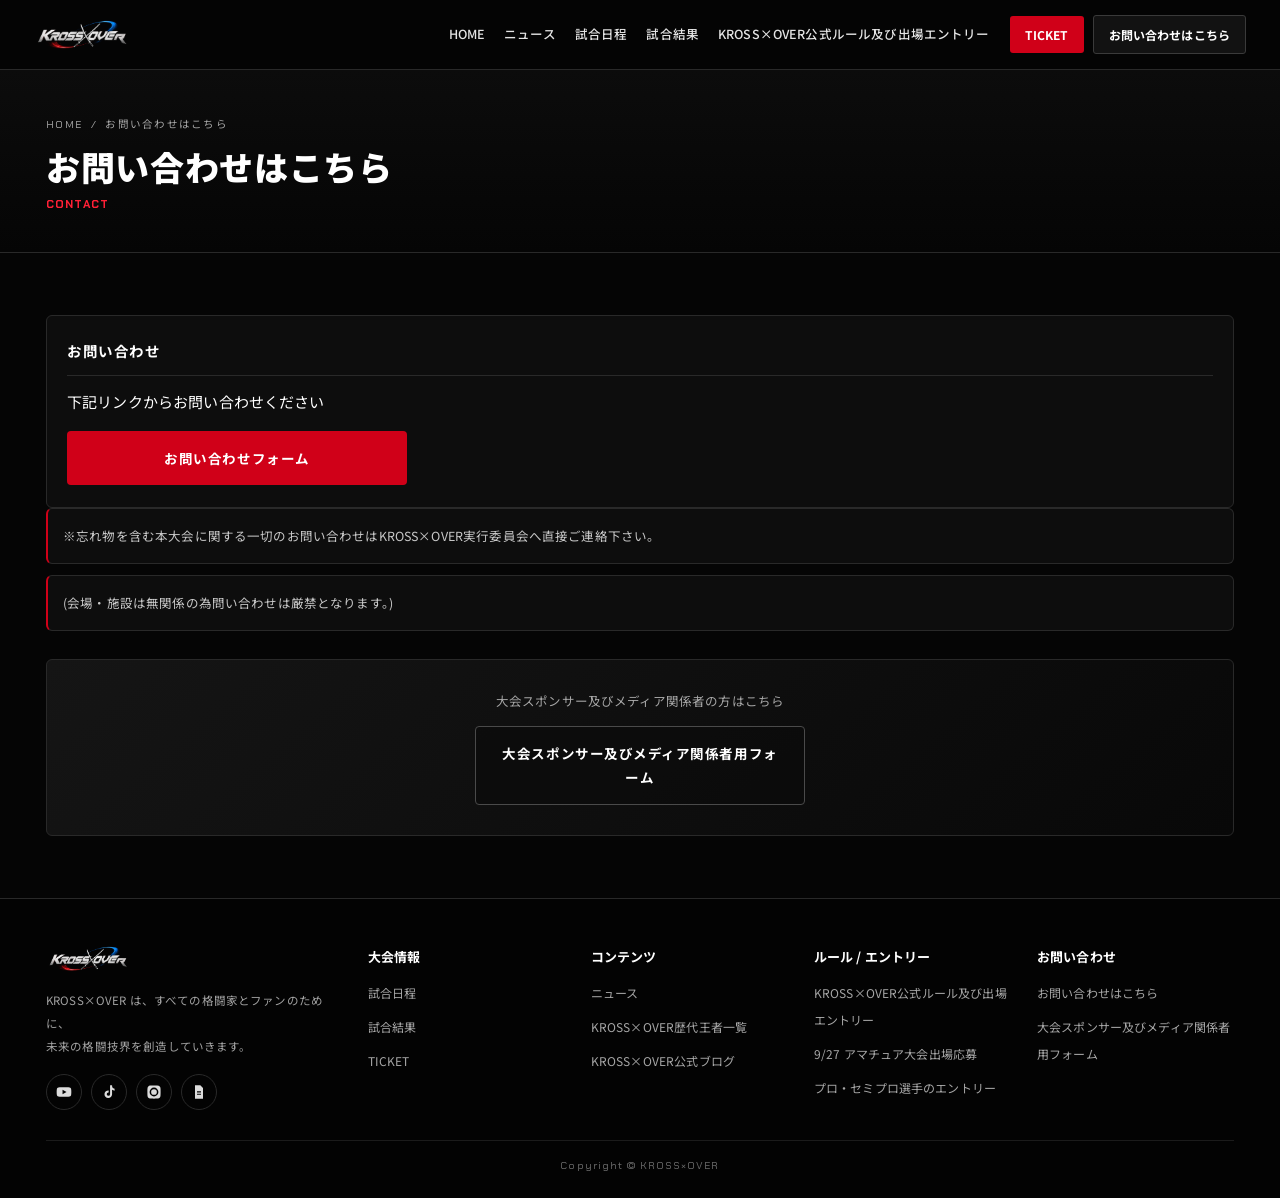
<file: contact.html>
<!DOCTYPE html>
<html lang="ja">
<head>
<meta charset="UTF-8">
<meta name="viewport" content="width=device-width, initial-scale=1">
<title>お問い合わせはこちら | KROSS×OVER</title>
<meta name="description" content="KROSS×OVERへのお問い合わせ・大会スポンサー及びメディア関係者用フォームのご案内。">
<link rel="canonical" href="https://krossover.jp/contact.html">
<meta property="og:type" content="website">
<meta property="og:site_name" content="KROSS×OVER">
<meta property="og:title" content="お問い合わせはこちら | KROSS×OVER">
<meta property="og:description" content="KROSS×OVERへのお問い合わせ・大会スポンサー及びメディア関係者用フォームのご案内。">
<meta property="og:url" content="https://krossover.jp/contact.html">
<meta property="og:image" content="https://krossover.jp/1.jpg">
<meta name="twitter:card" content="summary_large_image">
<link rel="preconnect" href="https://fonts.googleapis.com">
<link rel="preconnect" href="https://fonts.gstatic.com" crossorigin>
<link href="https://fonts.googleapis.com/css2?family=Chakra+Petch:ital,wght@0,500;0,600;0,700;1,600;1,700&family=Noto+Sans+JP:wght@400;500;700;900&display=swap" rel="stylesheet">
<link rel="stylesheet" href="style.css?v=20260817">
</head>
<body>
<header class="header">
  <div class="header__inner">
    <a class="brand" href="index.html" aria-label="KROSS×OVER ホーム"><img src="1.jpg" alt="KROSS×OVER" width="1200" height="180"></a>
    <nav class="gnav" aria-label="グローバルナビゲーション">
      <ul class="gnav__list"><li><a href="index.html">HOME</a></li><li><a href="news.html">ニュース</a></li><li><a href="schedule.html">試合日程</a></li><li><a href="results.html">試合結果</a></li><li><a href="rules.html">KROSS×OVER公式ルール及び出場エントリー</a></li></ul>
      <div class="gnav__btns"><a class="nav-red" href="https://krossover.official.ec/" target="_blank" rel="noopener">TICKET</a><a class="nav-line" href="contact.html">お問い合わせはこちら</a></div>
    </nav>
    <button class="burger" type="button" aria-expanded="false" aria-controls="drawer" aria-label="メニューを開く">
      <span></span><span></span><span></span>
    </button>
  </div>
</header>
<nav class="drawer" id="drawer" aria-label="モバイルメニュー"><ul><li><a href="index.html">HOME<span>HOME</span></a></li><li><a href="news.html">ニュース<span>NEWS</span></a></li><li><a href="schedule.html">試合日程<span>SCHEDULE</span></a></li><li><a href="results.html">試合結果<span>RESULT</span></a></li><li><a href="rules.html">KROSS×OVER公式ルール及び出場エントリー<span>RULE / ENTRY</span></a></li><li><a href="champions.html">KROSS×OVER歴代王者一覧<span>CHAMPIONS</span></a></li><li><a href="contact.html">お問い合わせはこちら<span>CONTACT</span></a></li><li><a class="is-red" href="https://krossover.official.ec/" target="_blank" rel="noopener">TICKET<span>チケット購入</span></a></li></ul></nav>
<div class="page-head">
  <div class="wrap">
    <p class="crumb"><a href="index.html">HOME</a> &nbsp;/&nbsp; お問い合わせはこちら</p>
    <h1 class="sec__ttl">お問い合わせはこちら</h1>
    <span class="sec__en">CONTACT</span>
  </div>
</div>
<main>
<section class="sec">
  <div class="wrap">
    <div class="block rv">
      <h2 class="block__title">お問い合わせ</h2>
      <p style="font-size:15px;margin-bottom:16px">下記リンクからお問い合わせください</p>
      <a class="btn btn--red" href="https://krossover.jp/?page_id=263" target="_blank" rel="noopener" style="width:100%;max-width:340px">お問い合わせフォーム</a>
    </div>
    <p class="note rv">※忘れ物を含む本大会に関する一切のお問い合わせはKROSS×OVER実行委員会へ直接ご連絡下さい。</p>
    <p class="note rv">(会場・施設は無関係の為問い合わせは厳禁となります。)</p>
    <div class="cta-band rv">
      <p>大会スポンサー及びメディア関係者の方はこちら</p>
      <a class="btn btn--line" href="https://krossover.jp/?page_id=263" target="_blank" rel="noopener">大会スポンサー及びメディア関係者用フォーム</a>
    </div>
  </div>
</section>
</main>
<footer class="footer">
  <div class="wrap">
    <div class="footer__grid">
      <div>
        <img class="footer__logo" src="1.jpg" alt="KROSS×OVER" width="1200" height="180">
        <p class="footer__about">KROSS×OVER は、すべての格闘家とファンのために、<br>未来の格闘技界を創造していきます。</p>
        <div class="footer__sns"><a href="https://www.youtube.com/c/KROSSOVER%E5%85%AC%E5%BC%8F/videos?app=desktop" target="_blank" rel="noopener" aria-label="KROSS×OVER公式 YouTube"><svg viewBox="0 0 24 24" aria-hidden="true"><path d="M23 12s0-3.4-.4-5c-.2-.9-.9-1.6-1.8-1.8C19.1 4.8 12 4.8 12 4.8s-7.1 0-8.8.4c-.9.2-1.6.9-1.8 1.8C1 8.6 1 12 1 12s0 3.4.4 5c.2.9.9 1.6 1.8 1.8 1.7.4 8.8.4 8.8.4s7.1 0 8.8-.4c.9-.2 1.6-.9 1.8-1.8.4-1.6.4-5 .4-5zM9.8 15.3V8.7l6 3.3-6 3.3z"/></svg></a><a href="https://www.tiktok.com/@krossover0917?_t=8jfpVgwg3Av&_r=1" target="_blank" rel="noopener" aria-label="KROSS×OVER公式 TikTok"><svg viewBox="0 0 24 24" aria-hidden="true"><path d="M16.6 2h-3v13.2a2.5 2.5 0 1 1-2.1-2.5V9.6a5.7 5.7 0 1 0 5.1 5.7V8.8A6.5 6.5 0 0 0 20.4 10V7a3.8 3.8 0 0 1-3.8-3.7V2z"/></svg></a><a href="https://www.instagram.com/krossover_official?igsh=enNmZW5nYXZvcTJq" target="_blank" rel="noopener" aria-label="Instagramでフォロー"><svg viewBox="0 0 24 24" aria-hidden="true"><path d="M12 2.2c3.2 0 3.6 0 4.9.1 1.2.1 1.8.3 2.2.4.6.2 1 .5 1.4.9.4.4.7.8.9 1.4.2.4.4 1 .4 2.2.1 1.3.1 1.7.1 4.9s0 3.6-.1 4.9c-.1 1.2-.3 1.8-.4 2.2-.2.6-.5 1-.9 1.4-.4.4-.8.7-1.4.9-.4.2-1 .4-2.2.4-1.3.1-1.7.1-4.9.1s-3.6 0-4.9-.1c-1.2-.1-1.8-.3-2.2-.4-.6-.2-1-.5-1.4-.9-.4-.4-.7-.8-.9-1.4-.2-.4-.4-1-.4-2.2-.1-1.3-.1-1.7-.1-4.9s0-3.6.1-4.9c.1-1.2.3-1.8.4-2.2.2-.6.5-1 .9-1.4.4-.4.8-.7 1.4-.9.4-.2 1-.4 2.2-.4 1.3-.1 1.7-.1 4.9-.1zm0 3.2A6.6 6.6 0 1 0 18.6 12 6.6 6.6 0 0 0 12 5.4zm0 10.9A4.3 4.3 0 1 1 16.3 12 4.3 4.3 0 0 1 12 16.3zm6.9-11.1a1.5 1.5 0 1 1-1.5-1.5 1.5 1.5 0 0 1 1.5 1.5z"/></svg></a><a href="https://ameblo.jp/krossoverfighting/" target="_blank" rel="noopener" aria-label="KROSS×OVER公式 ブログ"><svg viewBox="0 0 24 24" aria-hidden="true"><path d="M6 2h8l4 4v16H6z"/><path d="M9 11h6v1.7H9zm0 3.5h6v1.7H9z" fill="#050505"/></svg></a></div>
      </div>
      <div class="footer__col"><h3>大会情報</h3><ul><li><a href="schedule.html">試合日程</a></li><li><a href="results.html">試合結果</a></li><li><a href="https://krossover.official.ec/" target="_blank" rel="noopener">TICKET</a></li></ul></div><div class="footer__col"><h3>コンテンツ</h3><ul><li><a href="news.html">ニュース</a></li><li><a href="champions.html">KROSS×OVER歴代王者一覧</a></li><li><a href="https://ameblo.jp/krossoverfighting/" target="_blank" rel="noopener">KROSS×OVER公式ブログ</a></li></ul></div><div class="footer__col"><h3>ルール / エントリー</h3><ul><li><a href="rules.html">KROSS×OVER公式ルール及び出場エントリー</a></li><li><a href="https://krossover.jp/?page_id=276" target="_blank" rel="noopener">9/27 アマチュア大会出場応募</a></li><li><a href="https://krossover.jp/?page_id=276" target="_blank" rel="noopener">プロ・セミプロ選手のエントリー</a></li></ul></div><div class="footer__col"><h3>お問い合わせ</h3><ul><li><a href="contact.html">お問い合わせはこちら</a></li><li><a href="https://krossover.jp/?page_id=263" target="_blank" rel="noopener">大会スポンサー及びメディア関係者用フォーム</a></li></ul></div>
    </div>
    <p class="footer__bottom">Copyright © KROSS×OVER</p>
  </div>
</footer>
<script src="script.js?v=20260817"></script>
</body>
</html>
</file>
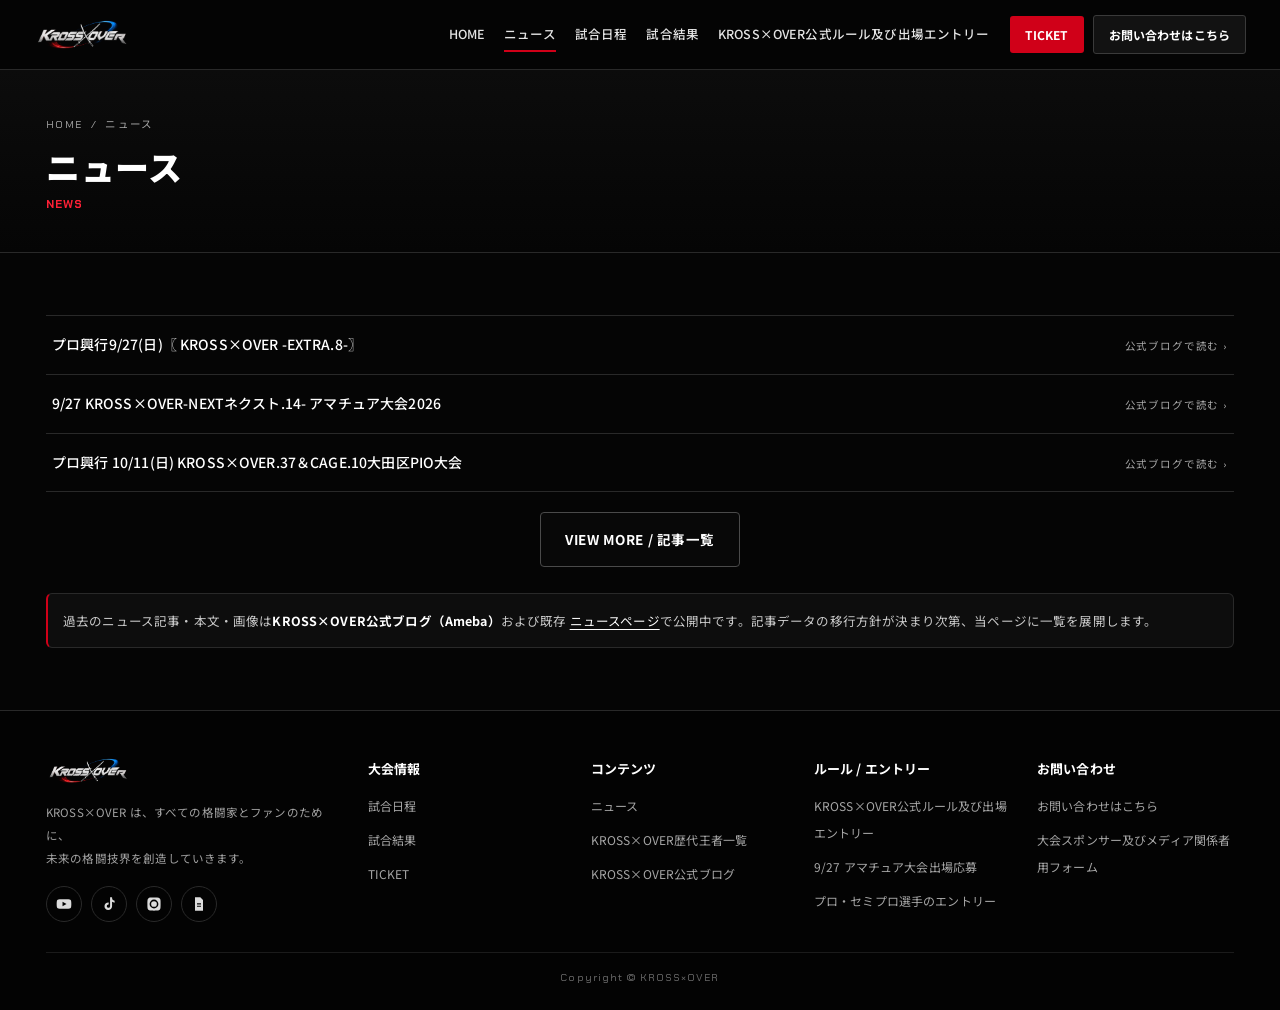
<file: news.html>
<!DOCTYPE html>
<html lang="ja">
<head>
<meta charset="UTF-8">
<meta name="viewport" content="width=device-width, initial-scale=1">
<title>ニュース | KROSS×OVER</title>
<meta name="description" content="KROSS×OVERの最新ニュース・大会情報のお知らせ一覧。">
<link rel="canonical" href="https://krossover.jp/news.html">
<meta property="og:type" content="website">
<meta property="og:site_name" content="KROSS×OVER">
<meta property="og:title" content="ニュース | KROSS×OVER">
<meta property="og:description" content="KROSS×OVERの最新ニュース・大会情報のお知らせ一覧。">
<meta property="og:url" content="https://krossover.jp/news.html">
<meta property="og:image" content="https://krossover.jp/1.jpg">
<meta name="twitter:card" content="summary_large_image">
<link rel="preconnect" href="https://fonts.googleapis.com">
<link rel="preconnect" href="https://fonts.gstatic.com" crossorigin>
<link href="https://fonts.googleapis.com/css2?family=Chakra+Petch:ital,wght@0,500;0,600;0,700;1,600;1,700&family=Noto+Sans+JP:wght@400;500;700;900&display=swap" rel="stylesheet">
<link rel="stylesheet" href="style.css?v=20260817">
</head>
<body>
<header class="header">
  <div class="header__inner">
    <a class="brand" href="index.html" aria-label="KROSS×OVER ホーム"><img src="1.jpg" alt="KROSS×OVER" width="1200" height="180"></a>
    <nav class="gnav" aria-label="グローバルナビゲーション">
      <ul class="gnav__list"><li><a href="index.html">HOME</a></li><li><a href="news.html" class="is-current">ニュース</a></li><li><a href="schedule.html">試合日程</a></li><li><a href="results.html">試合結果</a></li><li><a href="rules.html">KROSS×OVER公式ルール及び出場エントリー</a></li></ul>
      <div class="gnav__btns"><a class="nav-red" href="https://krossover.official.ec/" target="_blank" rel="noopener">TICKET</a><a class="nav-line" href="contact.html">お問い合わせはこちら</a></div>
    </nav>
    <button class="burger" type="button" aria-expanded="false" aria-controls="drawer" aria-label="メニューを開く">
      <span></span><span></span><span></span>
    </button>
  </div>
</header>
<nav class="drawer" id="drawer" aria-label="モバイルメニュー"><ul><li><a href="index.html">HOME<span>HOME</span></a></li><li><a href="news.html">ニュース<span>NEWS</span></a></li><li><a href="schedule.html">試合日程<span>SCHEDULE</span></a></li><li><a href="results.html">試合結果<span>RESULT</span></a></li><li><a href="rules.html">KROSS×OVER公式ルール及び出場エントリー<span>RULE / ENTRY</span></a></li><li><a href="champions.html">KROSS×OVER歴代王者一覧<span>CHAMPIONS</span></a></li><li><a href="contact.html">お問い合わせはこちら<span>CONTACT</span></a></li><li><a class="is-red" href="https://krossover.official.ec/" target="_blank" rel="noopener">TICKET<span>チケット購入</span></a></li></ul></nav>
<div class="page-head">
  <div class="wrap">
    <p class="crumb"><a href="index.html">HOME</a> &nbsp;/&nbsp; ニュース</p>
    <h1 class="sec__ttl">ニュース</h1>
    <span class="sec__en">NEWS</span>
  </div>
</div>
<main>
<section class="sec">
  <div class="wrap">
    <div class="rows rv"><a class="row" href="https://ameblo.jp/krossoverfighting/entry-12975053878.html" target="_blank" rel="noopener"><span class="row__title">プロ興行9/27(日)〖 KROSS×OVER -EXTRA.8-〗</span><span class="row__ext">公式ブログで読む ›</span></a><a class="row" href="https://ameblo.jp/krossoverfighting/entry-12967345429.html" target="_blank" rel="noopener"><span class="row__title">9/27 KROSS×OVER-NEXTネクスト.14- アマチュア大会2026</span><span class="row__ext">公式ブログで読む ›</span></a><a class="row" href="https://ameblo.jp/krossoverfighting/entry-12973357044.html" target="_blank" rel="noopener"><span class="row__title">プロ興行 10/11(日) KROSS×OVER.37＆CAGE.10大田区PIO大会</span><span class="row__ext">公式ブログで読む ›</span></a></div>
    <p style="margin-top:20px;text-align:center" class="rv">
      <a class="btn btn--line" href="https://ameblo.jp/krossoverfighting/entrylist.html" target="_blank" rel="noopener">VIEW MORE / 記事一覧</a></p>
    <div style="margin-top:26px">
      <p class="note rv">過去のニュース記事・本文・画像は<b>KROSS×OVER公式ブログ（Ameba）</b>および既存
      <a href="https://krossover.jp/?page_id=98" target="_blank" rel="noopener">ニュースページ</a>で公開中です。記事データの移行方針が決まり次第、当ページに一覧を展開します。</p>
    </div>
  </div>
</section>
</main>
<footer class="footer">
  <div class="wrap">
    <div class="footer__grid">
      <div>
        <img class="footer__logo" src="1.jpg" alt="KROSS×OVER" width="1200" height="180">
        <p class="footer__about">KROSS×OVER は、すべての格闘家とファンのために、<br>未来の格闘技界を創造していきます。</p>
        <div class="footer__sns"><a href="https://www.youtube.com/c/KROSSOVER%E5%85%AC%E5%BC%8F/videos?app=desktop" target="_blank" rel="noopener" aria-label="KROSS×OVER公式 YouTube"><svg viewBox="0 0 24 24" aria-hidden="true"><path d="M23 12s0-3.4-.4-5c-.2-.9-.9-1.6-1.8-1.8C19.1 4.8 12 4.8 12 4.8s-7.1 0-8.8.4c-.9.2-1.6.9-1.8 1.8C1 8.6 1 12 1 12s0 3.4.4 5c.2.9.9 1.6 1.8 1.8 1.7.4 8.8.4 8.8.4s7.1 0 8.8-.4c.9-.2 1.6-.9 1.8-1.8.4-1.6.4-5 .4-5zM9.8 15.3V8.7l6 3.3-6 3.3z"/></svg></a><a href="https://www.tiktok.com/@krossover0917?_t=8jfpVgwg3Av&_r=1" target="_blank" rel="noopener" aria-label="KROSS×OVER公式 TikTok"><svg viewBox="0 0 24 24" aria-hidden="true"><path d="M16.6 2h-3v13.2a2.5 2.5 0 1 1-2.1-2.5V9.6a5.7 5.7 0 1 0 5.1 5.7V8.8A6.5 6.5 0 0 0 20.4 10V7a3.8 3.8 0 0 1-3.8-3.7V2z"/></svg></a><a href="https://www.instagram.com/krossover_official?igsh=enNmZW5nYXZvcTJq" target="_blank" rel="noopener" aria-label="Instagramでフォロー"><svg viewBox="0 0 24 24" aria-hidden="true"><path d="M12 2.2c3.2 0 3.6 0 4.9.1 1.2.1 1.8.3 2.2.4.6.2 1 .5 1.4.9.4.4.7.8.9 1.4.2.4.4 1 .4 2.2.1 1.3.1 1.7.1 4.9s0 3.6-.1 4.9c-.1 1.2-.3 1.8-.4 2.2-.2.6-.5 1-.9 1.4-.4.4-.8.7-1.4.9-.4.2-1 .4-2.2.4-1.3.1-1.7.1-4.9.1s-3.6 0-4.9-.1c-1.2-.1-1.8-.3-2.2-.4-.6-.2-1-.5-1.4-.9-.4-.4-.7-.8-.9-1.4-.2-.4-.4-1-.4-2.2-.1-1.3-.1-1.7-.1-4.9s0-3.6.1-4.9c.1-1.2.3-1.8.4-2.2.2-.6.5-1 .9-1.4.4-.4.8-.7 1.4-.9.4-.2 1-.4 2.2-.4 1.3-.1 1.7-.1 4.9-.1zm0 3.2A6.6 6.6 0 1 0 18.6 12 6.6 6.6 0 0 0 12 5.4zm0 10.9A4.3 4.3 0 1 1 16.3 12 4.3 4.3 0 0 1 12 16.3zm6.9-11.1a1.5 1.5 0 1 1-1.5-1.5 1.5 1.5 0 0 1 1.5 1.5z"/></svg></a><a href="https://ameblo.jp/krossoverfighting/" target="_blank" rel="noopener" aria-label="KROSS×OVER公式 ブログ"><svg viewBox="0 0 24 24" aria-hidden="true"><path d="M6 2h8l4 4v16H6z"/><path d="M9 11h6v1.7H9zm0 3.5h6v1.7H9z" fill="#050505"/></svg></a></div>
      </div>
      <div class="footer__col"><h3>大会情報</h3><ul><li><a href="schedule.html">試合日程</a></li><li><a href="results.html">試合結果</a></li><li><a href="https://krossover.official.ec/" target="_blank" rel="noopener">TICKET</a></li></ul></div><div class="footer__col"><h3>コンテンツ</h3><ul><li><a href="news.html">ニュース</a></li><li><a href="champions.html">KROSS×OVER歴代王者一覧</a></li><li><a href="https://ameblo.jp/krossoverfighting/" target="_blank" rel="noopener">KROSS×OVER公式ブログ</a></li></ul></div><div class="footer__col"><h3>ルール / エントリー</h3><ul><li><a href="rules.html">KROSS×OVER公式ルール及び出場エントリー</a></li><li><a href="https://krossover.jp/?page_id=276" target="_blank" rel="noopener">9/27 アマチュア大会出場応募</a></li><li><a href="https://krossover.jp/?page_id=276" target="_blank" rel="noopener">プロ・セミプロ選手のエントリー</a></li></ul></div><div class="footer__col"><h3>お問い合わせ</h3><ul><li><a href="contact.html">お問い合わせはこちら</a></li><li><a href="https://krossover.jp/?page_id=263" target="_blank" rel="noopener">大会スポンサー及びメディア関係者用フォーム</a></li></ul></div>
    </div>
    <p class="footer__bottom">Copyright © KROSS×OVER</p>
  </div>
</footer>
<script src="script.js?v=20260817"></script>
</body>
</html>
</file>
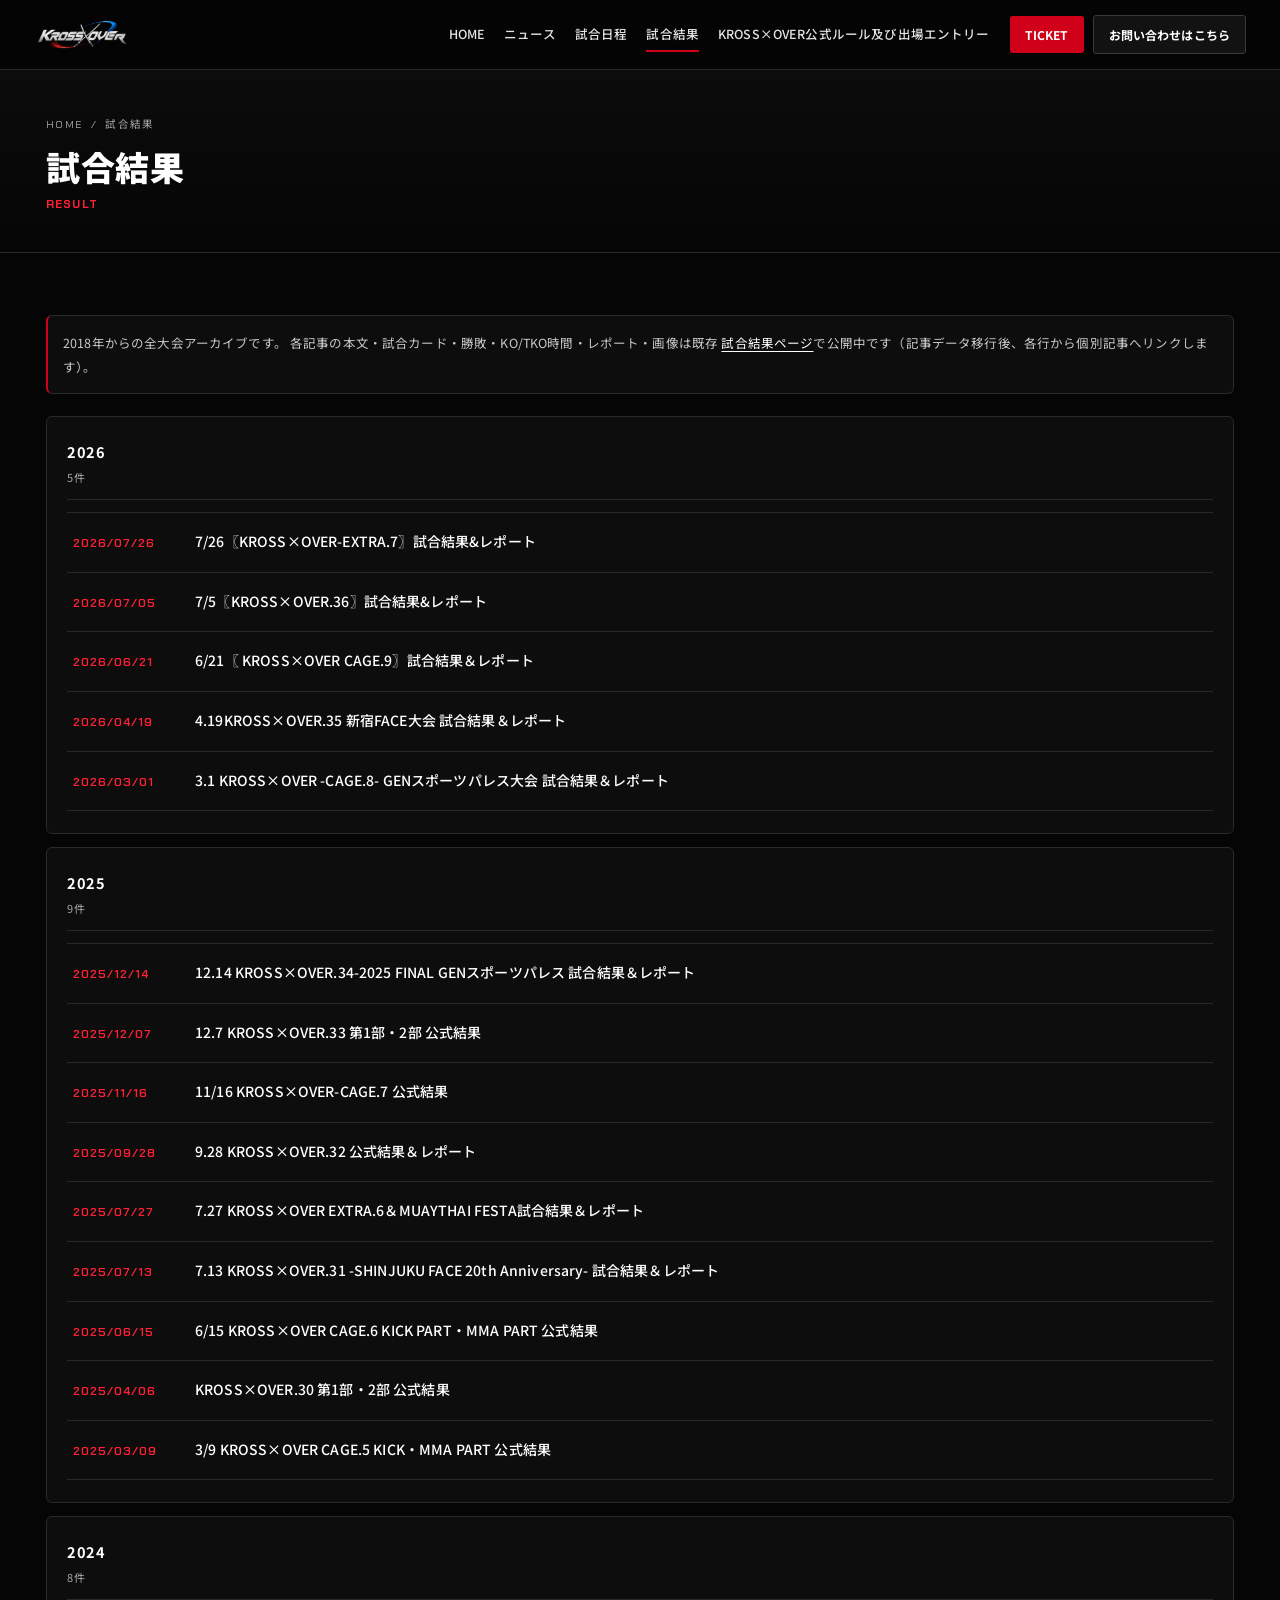
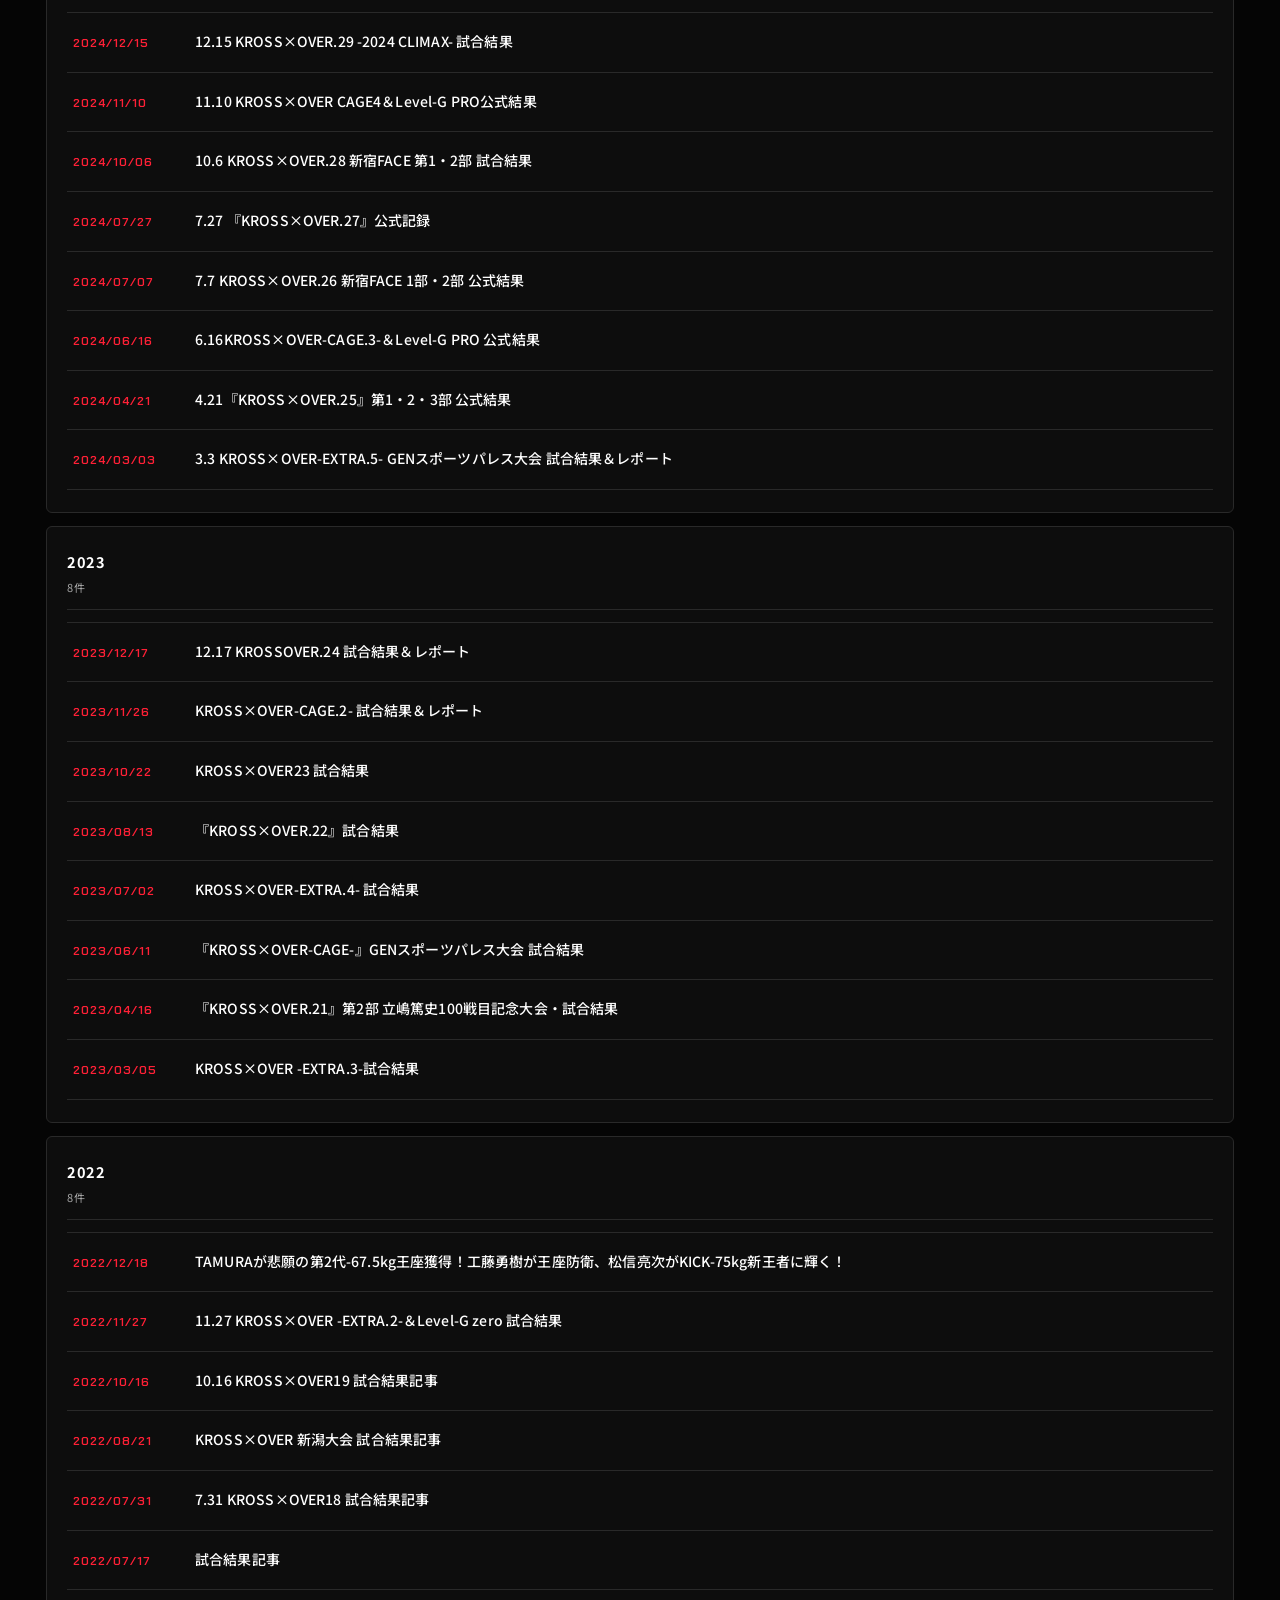
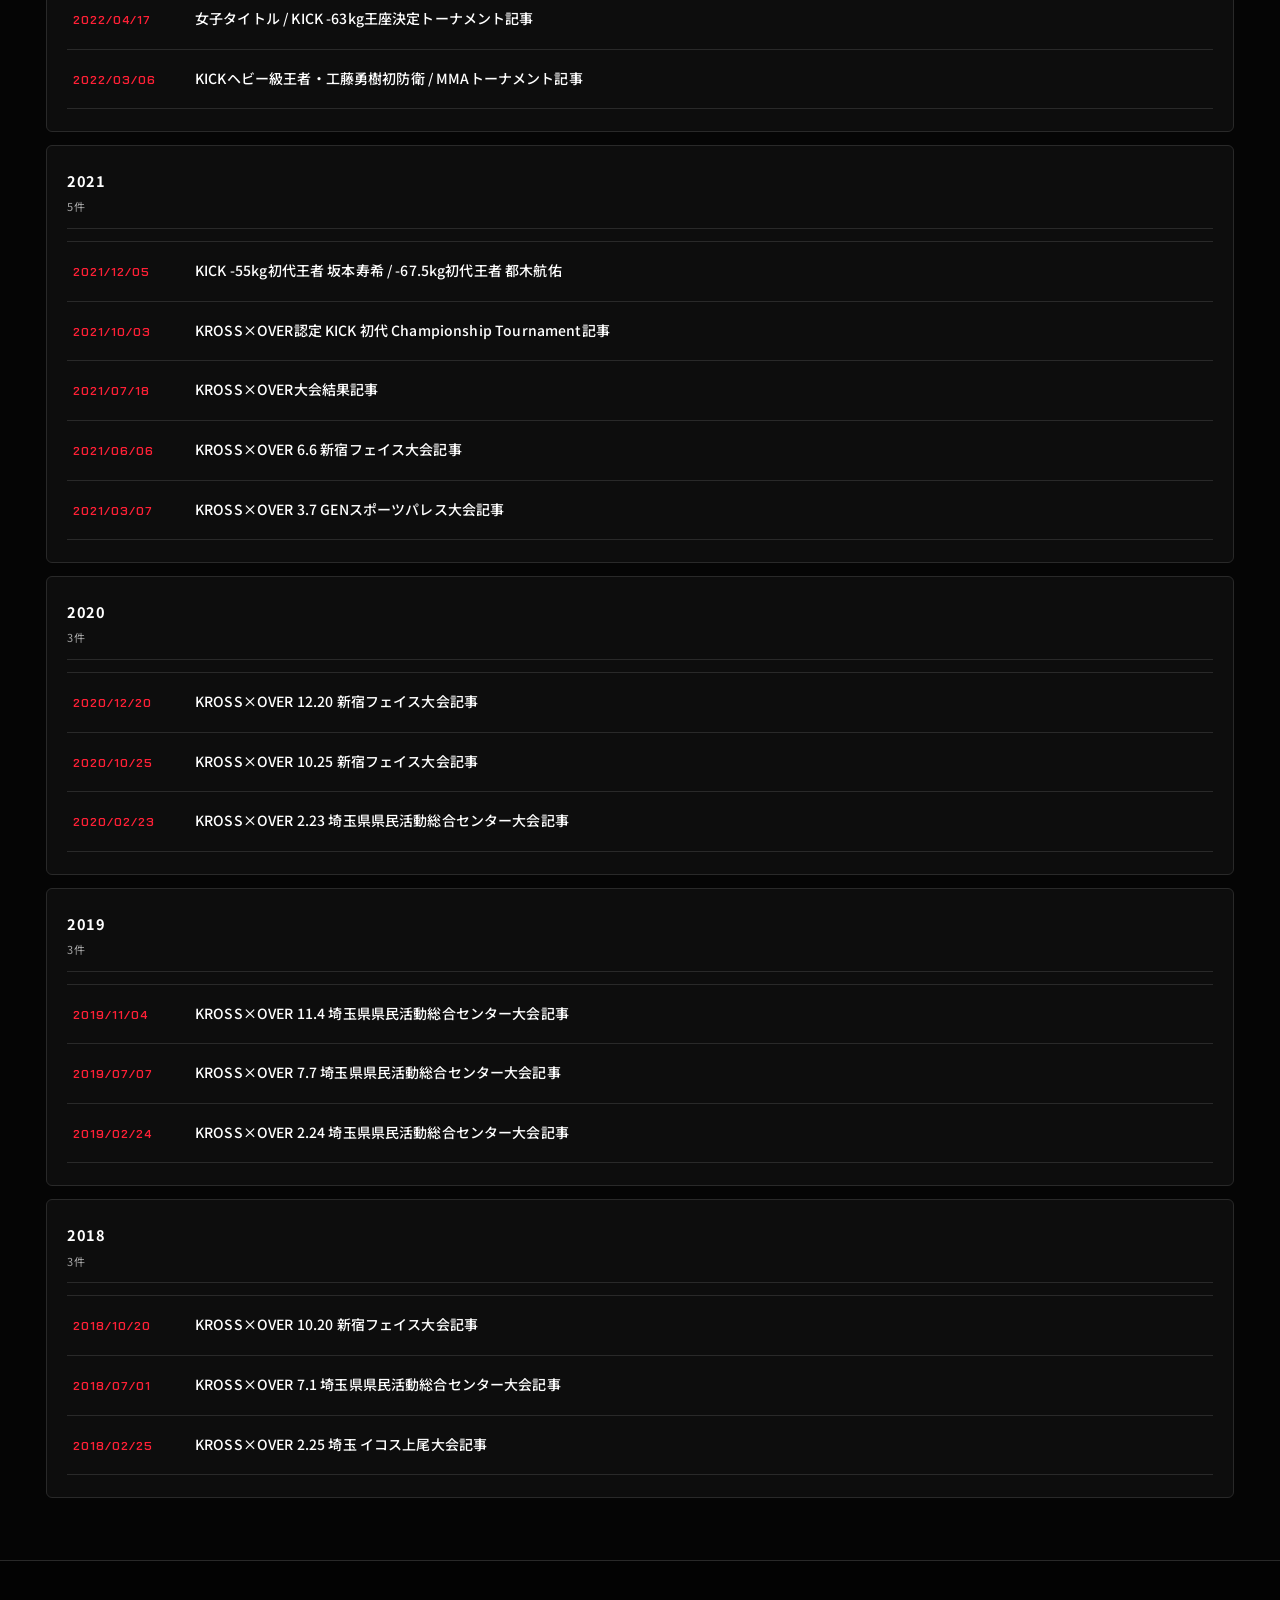
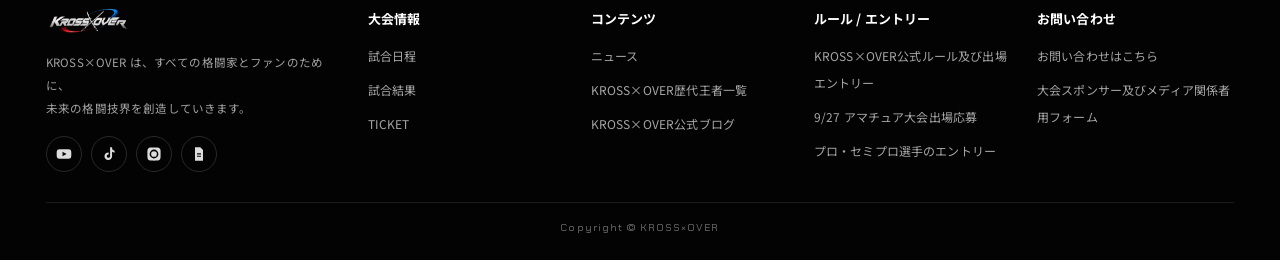
<file: results.html>
<!DOCTYPE html>
<html lang="ja">
<head>
<meta charset="UTF-8">
<meta name="viewport" content="width=device-width, initial-scale=1">
<title>試合結果 | KROSS×OVER</title>
<meta name="description" content="KROSS×OVER 2018年からの全大会の試合結果・レポートアーカイブ。">
<link rel="canonical" href="https://krossover.jp/results.html">
<meta property="og:type" content="website">
<meta property="og:site_name" content="KROSS×OVER">
<meta property="og:title" content="試合結果 | KROSS×OVER">
<meta property="og:description" content="KROSS×OVER 2018年からの全大会の試合結果・レポートアーカイブ。">
<meta property="og:url" content="https://krossover.jp/results.html">
<meta property="og:image" content="https://krossover.jp/1.jpg">
<meta name="twitter:card" content="summary_large_image">
<link rel="preconnect" href="https://fonts.googleapis.com">
<link rel="preconnect" href="https://fonts.gstatic.com" crossorigin>
<link href="https://fonts.googleapis.com/css2?family=Chakra+Petch:ital,wght@0,500;0,600;0,700;1,600;1,700&family=Noto+Sans+JP:wght@400;500;700;900&display=swap" rel="stylesheet">
<link rel="stylesheet" href="style.css?v=20260817">
</head>
<body>
<header class="header">
  <div class="header__inner">
    <a class="brand" href="index.html" aria-label="KROSS×OVER ホーム"><img src="1.jpg" alt="KROSS×OVER" width="1200" height="180"></a>
    <nav class="gnav" aria-label="グローバルナビゲーション">
      <ul class="gnav__list"><li><a href="index.html">HOME</a></li><li><a href="news.html">ニュース</a></li><li><a href="schedule.html">試合日程</a></li><li><a href="results.html" class="is-current">試合結果</a></li><li><a href="rules.html">KROSS×OVER公式ルール及び出場エントリー</a></li></ul>
      <div class="gnav__btns"><a class="nav-red" href="https://krossover.official.ec/" target="_blank" rel="noopener">TICKET</a><a class="nav-line" href="contact.html">お問い合わせはこちら</a></div>
    </nav>
    <button class="burger" type="button" aria-expanded="false" aria-controls="drawer" aria-label="メニューを開く">
      <span></span><span></span><span></span>
    </button>
  </div>
</header>
<nav class="drawer" id="drawer" aria-label="モバイルメニュー"><ul><li><a href="index.html">HOME<span>HOME</span></a></li><li><a href="news.html">ニュース<span>NEWS</span></a></li><li><a href="schedule.html">試合日程<span>SCHEDULE</span></a></li><li><a href="results.html">試合結果<span>RESULT</span></a></li><li><a href="rules.html">KROSS×OVER公式ルール及び出場エントリー<span>RULE / ENTRY</span></a></li><li><a href="champions.html">KROSS×OVER歴代王者一覧<span>CHAMPIONS</span></a></li><li><a href="contact.html">お問い合わせはこちら<span>CONTACT</span></a></li><li><a class="is-red" href="https://krossover.official.ec/" target="_blank" rel="noopener">TICKET<span>チケット購入</span></a></li></ul></nav>
<div class="page-head">
  <div class="wrap">
    <p class="crumb"><a href="index.html">HOME</a> &nbsp;/&nbsp; 試合結果</p>
    <h1 class="sec__ttl">試合結果</h1>
    <span class="sec__en">RESULT</span>
  </div>
</div>
<main>
<section class="sec">
  <div class="wrap">
    <p class="note rv" style="margin-bottom:22px">2018年からの全大会アーカイブです。
    各記事の本文・試合カード・勝敗・KO/TKO時間・レポート・画像は既存
    <a href="https://krossover.jp/?page_id=203" target="_blank" rel="noopener">試合結果ページ</a>で公開中です（記事データ移行後、各行から個別記事へリンクします）。</p>
    <div class="block rv"><h2 class="block__title">2026<small>5件</small></h2><div class="rows"><div class="row"><span class="row__date">2026/07/26</span><span class="row__title">7/26〖KROSS×OVER-EXTRA.7〗試合結果&レポート</span></div><div class="row"><span class="row__date">2026/07/05</span><span class="row__title">7/5〖KROSS×OVER.36〗試合結果&レポート</span></div><div class="row"><span class="row__date">2026/06/21</span><span class="row__title">6/21〖 KROSS×OVER CAGE.9〗試合結果＆レポート</span></div><div class="row"><span class="row__date">2026/04/19</span><span class="row__title">4.19KROSS×OVER.35 新宿FACE大会 試合結果＆レポート</span></div><div class="row"><span class="row__date">2026/03/01</span><span class="row__title">3.1 KROSS×OVER -CAGE.8- GENスポーツパレス大会 試合結果＆レポート</span></div></div></div><div class="block rv"><h2 class="block__title">2025<small>9件</small></h2><div class="rows"><div class="row"><span class="row__date">2025/12/14</span><span class="row__title">12.14 KROSS×OVER.34-2025 FINAL GENスポーツパレス 試合結果＆レポート</span></div><div class="row"><span class="row__date">2025/12/07</span><span class="row__title">12.7 KROSS×OVER.33 第1部・2部 公式結果</span></div><div class="row"><span class="row__date">2025/11/16</span><span class="row__title">11/16 KROSS×OVER-CAGE.7 公式結果</span></div><div class="row"><span class="row__date">2025/09/28</span><span class="row__title">9.28 KROSS×OVER.32 公式結果＆レポート</span></div><div class="row"><span class="row__date">2025/07/27</span><span class="row__title">7.27 KROSS×OVER EXTRA.6＆MUAYTHAI FESTA試合結果＆レポート</span></div><div class="row"><span class="row__date">2025/07/13</span><span class="row__title">7.13 KROSS×OVER.31 -SHINJUKU FACE 20th Anniversary- 試合結果＆レポート</span></div><div class="row"><span class="row__date">2025/06/15</span><span class="row__title">6/15 KROSS×OVER CAGE.6 KICK PART・MMA PART 公式結果</span></div><div class="row"><span class="row__date">2025/04/06</span><span class="row__title">KROSS×OVER.30 第1部・2部 公式結果</span></div><div class="row"><span class="row__date">2025/03/09</span><span class="row__title">3/9 KROSS×OVER CAGE.5 KICK・MMA PART 公式結果</span></div></div></div><div class="block rv"><h2 class="block__title">2024<small>8件</small></h2><div class="rows"><div class="row"><span class="row__date">2024/12/15</span><span class="row__title">12.15 KROSS×OVER.29 -2024 CLIMAX- 試合結果</span></div><div class="row"><span class="row__date">2024/11/10</span><span class="row__title">11.10 KROSS×OVER CAGE4＆Level-G PRO公式結果</span></div><div class="row"><span class="row__date">2024/10/06</span><span class="row__title">10.6 KROSS×OVER.28 新宿FACE 第1・2部 試合結果</span></div><div class="row"><span class="row__date">2024/07/27</span><span class="row__title">7.27 『KROSS×OVER.27』公式記録</span></div><div class="row"><span class="row__date">2024/07/07</span><span class="row__title">7.7 KROSS×OVER.26 新宿FACE 1部・2部 公式結果</span></div><div class="row"><span class="row__date">2024/06/16</span><span class="row__title">6.16KROSS×OVER-CAGE.3-＆Level-G PRO 公式結果</span></div><div class="row"><span class="row__date">2024/04/21</span><span class="row__title">4.21『KROSS×OVER.25』第1・2・3部 公式結果</span></div><div class="row"><span class="row__date">2024/03/03</span><span class="row__title">3.3 KROSS×OVER-EXTRA.5- GENスポーツパレス大会 試合結果＆レポート</span></div></div></div><div class="block rv"><h2 class="block__title">2023<small>8件</small></h2><div class="rows"><div class="row"><span class="row__date">2023/12/17</span><span class="row__title">12.17 KROSSOVER.24 試合結果＆レポート</span></div><div class="row"><span class="row__date">2023/11/26</span><span class="row__title">KROSS×OVER-CAGE.2- 試合結果＆レポート</span></div><div class="row"><span class="row__date">2023/10/22</span><span class="row__title">KROSS×OVER23 試合結果</span></div><div class="row"><span class="row__date">2023/08/13</span><span class="row__title">『KROSS×OVER.22』試合結果</span></div><div class="row"><span class="row__date">2023/07/02</span><span class="row__title">KROSS×OVER-EXTRA.4- 試合結果</span></div><div class="row"><span class="row__date">2023/06/11</span><span class="row__title">『KROSS×OVER-CAGE-』GENスポーツパレス大会 試合結果</span></div><div class="row"><span class="row__date">2023/04/16</span><span class="row__title">『KROSS×OVER.21』第2部 立嶋篤史100戦目記念大会・試合結果</span></div><div class="row"><span class="row__date">2023/03/05</span><span class="row__title">KROSS×OVER -EXTRA.3-試合結果</span></div></div></div><div class="block rv"><h2 class="block__title">2022<small>8件</small></h2><div class="rows"><div class="row"><span class="row__date">2022/12/18</span><span class="row__title">TAMURAが悲願の第2代-67.5kg王座獲得！工藤勇樹が王座防衛、松信亮次がKICK-75kg新王者に輝く！</span></div><div class="row"><span class="row__date">2022/11/27</span><span class="row__title">11.27 KROSS×OVER -EXTRA.2-＆Level-G zero 試合結果</span></div><div class="row"><span class="row__date">2022/10/16</span><span class="row__title">10.16 KROSS×OVER19 試合結果記事</span></div><div class="row"><span class="row__date">2022/08/21</span><span class="row__title">KROSS×OVER 新潟大会 試合結果記事</span></div><div class="row"><span class="row__date">2022/07/31</span><span class="row__title">7.31 KROSS×OVER18 試合結果記事</span></div><div class="row"><span class="row__date">2022/07/17</span><span class="row__title">試合結果記事</span></div><div class="row"><span class="row__date">2022/04/17</span><span class="row__title">女子タイトル / KICK -63kg王座決定トーナメント記事</span></div><div class="row"><span class="row__date">2022/03/06</span><span class="row__title">KICKヘビー級王者・工藤勇樹初防衛 / MMAトーナメント記事</span></div></div></div><div class="block rv"><h2 class="block__title">2021<small>5件</small></h2><div class="rows"><div class="row"><span class="row__date">2021/12/05</span><span class="row__title">KICK -55kg初代王者 坂本寿希 / -67.5kg初代王者 都木航佑</span></div><div class="row"><span class="row__date">2021/10/03</span><span class="row__title">KROSS×OVER認定 KICK 初代 Championship Tournament記事</span></div><div class="row"><span class="row__date">2021/07/18</span><span class="row__title">KROSS×OVER大会結果記事</span></div><div class="row"><span class="row__date">2021/06/06</span><span class="row__title">KROSS×OVER 6.6 新宿フェイス大会記事</span></div><div class="row"><span class="row__date">2021/03/07</span><span class="row__title">KROSS×OVER 3.7 GENスポーツパレス大会記事</span></div></div></div><div class="block rv"><h2 class="block__title">2020<small>3件</small></h2><div class="rows"><div class="row"><span class="row__date">2020/12/20</span><span class="row__title">KROSS×OVER 12.20 新宿フェイス大会記事</span></div><div class="row"><span class="row__date">2020/10/25</span><span class="row__title">KROSS×OVER 10.25 新宿フェイス大会記事</span></div><div class="row"><span class="row__date">2020/02/23</span><span class="row__title">KROSS×OVER 2.23 埼玉県県民活動総合センター大会記事</span></div></div></div><div class="block rv"><h2 class="block__title">2019<small>3件</small></h2><div class="rows"><div class="row"><span class="row__date">2019/11/04</span><span class="row__title">KROSS×OVER 11.4 埼玉県県民活動総合センター大会記事</span></div><div class="row"><span class="row__date">2019/07/07</span><span class="row__title">KROSS×OVER 7.7 埼玉県県民活動総合センター大会記事</span></div><div class="row"><span class="row__date">2019/02/24</span><span class="row__title">KROSS×OVER 2.24 埼玉県県民活動総合センター大会記事</span></div></div></div><div class="block rv"><h2 class="block__title">2018<small>3件</small></h2><div class="rows"><div class="row"><span class="row__date">2018/10/20</span><span class="row__title">KROSS×OVER 10.20 新宿フェイス大会記事</span></div><div class="row"><span class="row__date">2018/07/01</span><span class="row__title">KROSS×OVER 7.1 埼玉県県民活動総合センター大会記事</span></div><div class="row"><span class="row__date">2018/02/25</span><span class="row__title">KROSS×OVER 2.25 埼玉 イコス上尾大会記事</span></div></div></div>
  </div>
</section>
</main>
<footer class="footer">
  <div class="wrap">
    <div class="footer__grid">
      <div>
        <img class="footer__logo" src="1.jpg" alt="KROSS×OVER" width="1200" height="180">
        <p class="footer__about">KROSS×OVER は、すべての格闘家とファンのために、<br>未来の格闘技界を創造していきます。</p>
        <div class="footer__sns"><a href="https://www.youtube.com/c/KROSSOVER%E5%85%AC%E5%BC%8F/videos?app=desktop" target="_blank" rel="noopener" aria-label="KROSS×OVER公式 YouTube"><svg viewBox="0 0 24 24" aria-hidden="true"><path d="M23 12s0-3.4-.4-5c-.2-.9-.9-1.6-1.8-1.8C19.1 4.8 12 4.8 12 4.8s-7.1 0-8.8.4c-.9.2-1.6.9-1.8 1.8C1 8.6 1 12 1 12s0 3.4.4 5c.2.9.9 1.6 1.8 1.8 1.7.4 8.8.4 8.8.4s7.1 0 8.8-.4c.9-.2 1.6-.9 1.8-1.8.4-1.6.4-5 .4-5zM9.8 15.3V8.7l6 3.3-6 3.3z"/></svg></a><a href="https://www.tiktok.com/@krossover0917?_t=8jfpVgwg3Av&_r=1" target="_blank" rel="noopener" aria-label="KROSS×OVER公式 TikTok"><svg viewBox="0 0 24 24" aria-hidden="true"><path d="M16.6 2h-3v13.2a2.5 2.5 0 1 1-2.1-2.5V9.6a5.7 5.7 0 1 0 5.1 5.7V8.8A6.5 6.5 0 0 0 20.4 10V7a3.8 3.8 0 0 1-3.8-3.7V2z"/></svg></a><a href="https://www.instagram.com/krossover_official?igsh=enNmZW5nYXZvcTJq" target="_blank" rel="noopener" aria-label="Instagramでフォロー"><svg viewBox="0 0 24 24" aria-hidden="true"><path d="M12 2.2c3.2 0 3.6 0 4.9.1 1.2.1 1.8.3 2.2.4.6.2 1 .5 1.4.9.4.4.7.8.9 1.4.2.4.4 1 .4 2.2.1 1.3.1 1.7.1 4.9s0 3.6-.1 4.9c-.1 1.2-.3 1.8-.4 2.2-.2.6-.5 1-.9 1.4-.4.4-.8.7-1.4.9-.4.2-1 .4-2.2.4-1.3.1-1.7.1-4.9.1s-3.6 0-4.9-.1c-1.2-.1-1.8-.3-2.2-.4-.6-.2-1-.5-1.4-.9-.4-.4-.7-.8-.9-1.4-.2-.4-.4-1-.4-2.2-.1-1.3-.1-1.7-.1-4.9s0-3.6.1-4.9c.1-1.2.3-1.8.4-2.2.2-.6.5-1 .9-1.4.4-.4.8-.7 1.4-.9.4-.2 1-.4 2.2-.4 1.3-.1 1.7-.1 4.9-.1zm0 3.2A6.6 6.6 0 1 0 18.6 12 6.6 6.6 0 0 0 12 5.4zm0 10.9A4.3 4.3 0 1 1 16.3 12 4.3 4.3 0 0 1 12 16.3zm6.9-11.1a1.5 1.5 0 1 1-1.5-1.5 1.5 1.5 0 0 1 1.5 1.5z"/></svg></a><a href="https://ameblo.jp/krossoverfighting/" target="_blank" rel="noopener" aria-label="KROSS×OVER公式 ブログ"><svg viewBox="0 0 24 24" aria-hidden="true"><path d="M6 2h8l4 4v16H6z"/><path d="M9 11h6v1.7H9zm0 3.5h6v1.7H9z" fill="#050505"/></svg></a></div>
      </div>
      <div class="footer__col"><h3>大会情報</h3><ul><li><a href="schedule.html">試合日程</a></li><li><a href="results.html">試合結果</a></li><li><a href="https://krossover.official.ec/" target="_blank" rel="noopener">TICKET</a></li></ul></div><div class="footer__col"><h3>コンテンツ</h3><ul><li><a href="news.html">ニュース</a></li><li><a href="champions.html">KROSS×OVER歴代王者一覧</a></li><li><a href="https://ameblo.jp/krossoverfighting/" target="_blank" rel="noopener">KROSS×OVER公式ブログ</a></li></ul></div><div class="footer__col"><h3>ルール / エントリー</h3><ul><li><a href="rules.html">KROSS×OVER公式ルール及び出場エントリー</a></li><li><a href="https://krossover.jp/?page_id=276" target="_blank" rel="noopener">9/27 アマチュア大会出場応募</a></li><li><a href="https://krossover.jp/?page_id=276" target="_blank" rel="noopener">プロ・セミプロ選手のエントリー</a></li></ul></div><div class="footer__col"><h3>お問い合わせ</h3><ul><li><a href="contact.html">お問い合わせはこちら</a></li><li><a href="https://krossover.jp/?page_id=263" target="_blank" rel="noopener">大会スポンサー及びメディア関係者用フォーム</a></li></ul></div>
    </div>
    <p class="footer__bottom">Copyright © KROSS×OVER</p>
  </div>
</footer>
<script src="script.js?v=20260817"></script>
</body>
</html>
</file>
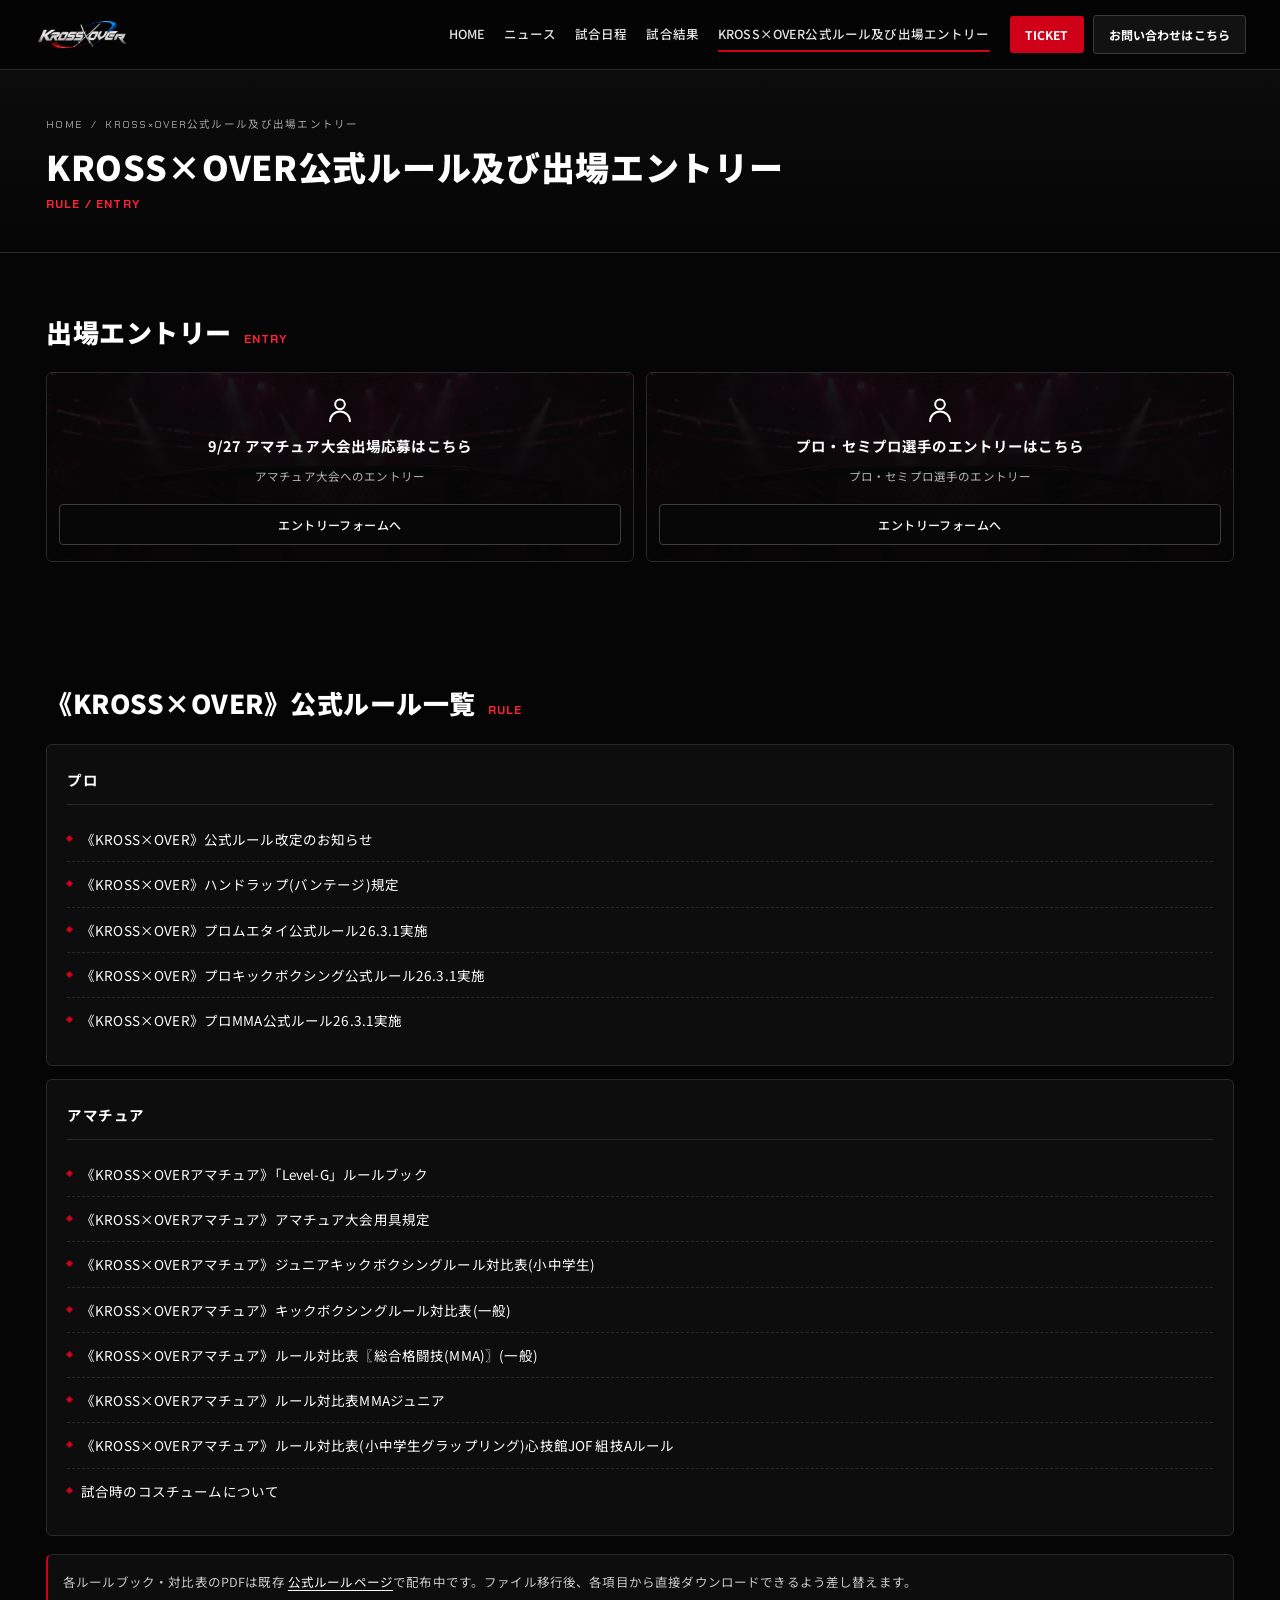
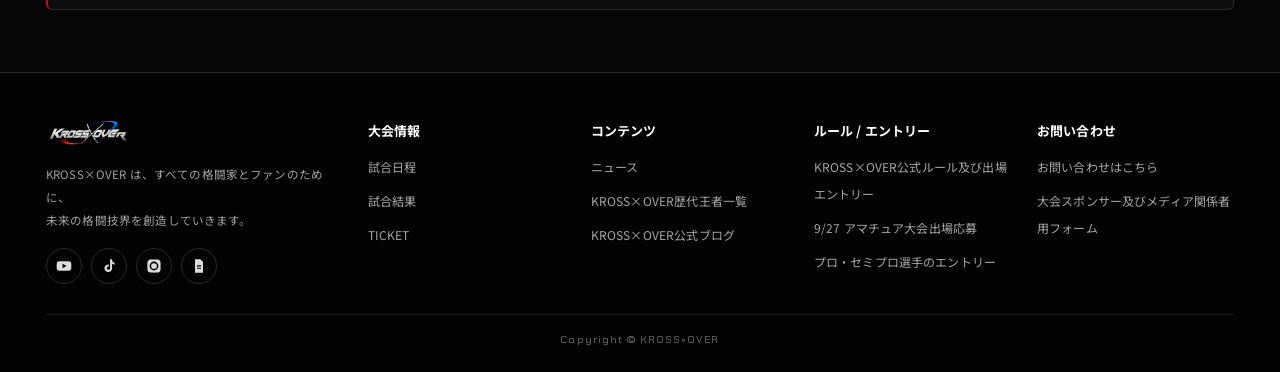
<file: rules.html>
<!DOCTYPE html>
<html lang="ja">
<head>
<meta charset="UTF-8">
<meta name="viewport" content="width=device-width, initial-scale=1">
<title>KROSS×OVER公式ルール及び出場エントリー | KROSS×OVER</title>
<meta name="description" content="KROSS×OVERのプロ・アマチュア公式ルールと、出場エントリーのご案内。">
<link rel="canonical" href="https://krossover.jp/rules.html">
<meta property="og:type" content="website">
<meta property="og:site_name" content="KROSS×OVER">
<meta property="og:title" content="KROSS×OVER公式ルール及び出場エントリー | KROSS×OVER">
<meta property="og:description" content="KROSS×OVERのプロ・アマチュア公式ルールと、出場エントリーのご案内。">
<meta property="og:url" content="https://krossover.jp/rules.html">
<meta property="og:image" content="https://krossover.jp/1.jpg">
<meta name="twitter:card" content="summary_large_image">
<link rel="preconnect" href="https://fonts.googleapis.com">
<link rel="preconnect" href="https://fonts.gstatic.com" crossorigin>
<link href="https://fonts.googleapis.com/css2?family=Chakra+Petch:ital,wght@0,500;0,600;0,700;1,600;1,700&family=Noto+Sans+JP:wght@400;500;700;900&display=swap" rel="stylesheet">
<link rel="stylesheet" href="style.css?v=20260817">
</head>
<body>
<header class="header">
  <div class="header__inner">
    <a class="brand" href="index.html" aria-label="KROSS×OVER ホーム"><img src="1.jpg" alt="KROSS×OVER" width="1200" height="180"></a>
    <nav class="gnav" aria-label="グローバルナビゲーション">
      <ul class="gnav__list"><li><a href="index.html">HOME</a></li><li><a href="news.html">ニュース</a></li><li><a href="schedule.html">試合日程</a></li><li><a href="results.html">試合結果</a></li><li><a href="rules.html" class="is-current">KROSS×OVER公式ルール及び出場エントリー</a></li></ul>
      <div class="gnav__btns"><a class="nav-red" href="https://krossover.official.ec/" target="_blank" rel="noopener">TICKET</a><a class="nav-line" href="contact.html">お問い合わせはこちら</a></div>
    </nav>
    <button class="burger" type="button" aria-expanded="false" aria-controls="drawer" aria-label="メニューを開く">
      <span></span><span></span><span></span>
    </button>
  </div>
</header>
<nav class="drawer" id="drawer" aria-label="モバイルメニュー"><ul><li><a href="index.html">HOME<span>HOME</span></a></li><li><a href="news.html">ニュース<span>NEWS</span></a></li><li><a href="schedule.html">試合日程<span>SCHEDULE</span></a></li><li><a href="results.html">試合結果<span>RESULT</span></a></li><li><a href="rules.html">KROSS×OVER公式ルール及び出場エントリー<span>RULE / ENTRY</span></a></li><li><a href="champions.html">KROSS×OVER歴代王者一覧<span>CHAMPIONS</span></a></li><li><a href="contact.html">お問い合わせはこちら<span>CONTACT</span></a></li><li><a class="is-red" href="https://krossover.official.ec/" target="_blank" rel="noopener">TICKET<span>チケット購入</span></a></li></ul></nav>
<div class="page-head">
  <div class="wrap">
    <p class="crumb"><a href="index.html">HOME</a> &nbsp;/&nbsp; KROSS×OVER公式ルール及び出場エントリー</p>
    <h1 class="sec__ttl">KROSS×OVER公式ルール及び出場エントリー</h1>
    <span class="sec__en">RULE / ENTRY</span>
  </div>
</div>
<main>
<section class="sec">
  <div class="wrap">
    <div class="sec__head rv"><h2 class="sec__ttl">出場エントリー</h2><span class="sec__en">ENTRY</span></div>
    <div class="grid-content" style="grid-template-columns:repeat(auto-fit,minmax(240px,1fr))"><a class="ccard rv" href="https://krossover.jp/?page_id=276" target="_blank" rel="noopener">
          <div class="ccard__bg"><img src="5.jpg" alt="" width="1200" height="800" loading="lazy"></div>
          <svg class="ccard__ico" viewBox="0 0 24 24" aria-hidden="true"><circle cx="12" cy="8" r="3.4"/><path d="M5 20a7 7 0 0 1 14 0"/></svg>
          <p class="ccard__ttl">9/27 アマチュア大会出場応募はこちら</p>
          <p class="ccard__txt">アマチュア大会へのエントリー</p>
          <div class="ccard__foot"><span class="btn btn--sm">エントリーフォームへ</span></div>
        </a><a class="ccard rv" href="https://krossover.jp/?page_id=276" target="_blank" rel="noopener">
          <div class="ccard__bg"><img src="5.jpg" alt="" width="1200" height="800" loading="lazy"></div>
          <svg class="ccard__ico" viewBox="0 0 24 24" aria-hidden="true"><circle cx="12" cy="8" r="3.4"/><path d="M5 20a7 7 0 0 1 14 0"/></svg>
          <p class="ccard__ttl">プロ・セミプロ選手のエントリーはこちら</p>
          <p class="ccard__txt">プロ・セミプロ選手のエントリー</p>
          <div class="ccard__foot"><span class="btn btn--sm">エントリーフォームへ</span></div>
        </a></div>
  </div>
</section>
<section class="sec">
  <div class="wrap">
    <div class="sec__head rv"><h2 class="sec__ttl">《KROSS×OVER》公式ルール一覧</h2><span class="sec__en">RULE</span></div>
    <div class="block rv"><h2 class="block__title">プロ</h2><ul class="list-line"><li><a href="https://krossover.jp/?page_id=276" target="_blank" rel="noopener">《KROSS×OVER》公式ルール改定のお知らせ</a></li><li><a href="https://krossover.jp/?page_id=276" target="_blank" rel="noopener">《KROSS×OVER》ハンドラップ(バンテージ)規定</a></li><li><a href="https://krossover.jp/?page_id=276" target="_blank" rel="noopener">《KROSS×OVER》プロムエタイ公式ルール26.3.1実施</a></li><li><a href="https://krossover.jp/?page_id=276" target="_blank" rel="noopener">《KROSS×OVER》プロキックボクシング公式ルール26.3.1実施</a></li><li><a href="https://krossover.jp/?page_id=276" target="_blank" rel="noopener">《KROSS×OVER》プロMMA公式ルール26.3.1実施</a></li></ul></div>
    <div class="block rv"><h2 class="block__title">アマチュア</h2><ul class="list-line"><li><a href="https://krossover.jp/?page_id=276" target="_blank" rel="noopener">《KROSS×OVERアマチュア》「Level-G」ルールブック</a></li><li><a href="https://krossover.jp/?page_id=276" target="_blank" rel="noopener">《KROSS×OVERアマチュア》アマチュア大会用具規定</a></li><li><a href="https://krossover.jp/?page_id=276" target="_blank" rel="noopener">《KROSS×OVERアマチュア》ジュニアキックボクシングルール対比表(小中学生)</a></li><li><a href="https://krossover.jp/?page_id=276" target="_blank" rel="noopener">《KROSS×OVERアマチュア》キックボクシングルール対比表(一般)</a></li><li><a href="https://krossover.jp/?page_id=276" target="_blank" rel="noopener">《KROSS×OVERアマチュア》ルール対比表〖総合格闘技(MMA)〗(一般)</a></li><li><a href="https://krossover.jp/?page_id=276" target="_blank" rel="noopener">《KROSS×OVERアマチュア》ルール対比表MMAジュニア</a></li><li><a href="https://krossover.jp/?page_id=276" target="_blank" rel="noopener">《KROSS×OVERアマチュア》ルール対比表(小中学生グラップリング)心技館JOF 組技Aルール</a></li><li><a href="https://krossover.jp/?page_id=276" target="_blank" rel="noopener">試合時のコスチュームについて</a></li></ul></div>
    <p class="note rv" style="margin-top:18px">各ルールブック・対比表のPDFは既存
    <a href="https://krossover.jp/?page_id=276" target="_blank" rel="noopener">公式ルールページ</a>で配布中です。ファイル移行後、各項目から直接ダウンロードできるよう差し替えます。</p>
  </div>
</section>
</main>
<footer class="footer">
  <div class="wrap">
    <div class="footer__grid">
      <div>
        <img class="footer__logo" src="1.jpg" alt="KROSS×OVER" width="1200" height="180">
        <p class="footer__about">KROSS×OVER は、すべての格闘家とファンのために、<br>未来の格闘技界を創造していきます。</p>
        <div class="footer__sns"><a href="https://www.youtube.com/c/KROSSOVER%E5%85%AC%E5%BC%8F/videos?app=desktop" target="_blank" rel="noopener" aria-label="KROSS×OVER公式 YouTube"><svg viewBox="0 0 24 24" aria-hidden="true"><path d="M23 12s0-3.4-.4-5c-.2-.9-.9-1.6-1.8-1.8C19.1 4.8 12 4.8 12 4.8s-7.1 0-8.8.4c-.9.2-1.6.9-1.8 1.8C1 8.6 1 12 1 12s0 3.4.4 5c.2.9.9 1.6 1.8 1.8 1.7.4 8.8.4 8.8.4s7.1 0 8.8-.4c.9-.2 1.6-.9 1.8-1.8.4-1.6.4-5 .4-5zM9.8 15.3V8.7l6 3.3-6 3.3z"/></svg></a><a href="https://www.tiktok.com/@krossover0917?_t=8jfpVgwg3Av&_r=1" target="_blank" rel="noopener" aria-label="KROSS×OVER公式 TikTok"><svg viewBox="0 0 24 24" aria-hidden="true"><path d="M16.6 2h-3v13.2a2.5 2.5 0 1 1-2.1-2.5V9.6a5.7 5.7 0 1 0 5.1 5.7V8.8A6.5 6.5 0 0 0 20.4 10V7a3.8 3.8 0 0 1-3.8-3.7V2z"/></svg></a><a href="https://www.instagram.com/krossover_official?igsh=enNmZW5nYXZvcTJq" target="_blank" rel="noopener" aria-label="Instagramでフォロー"><svg viewBox="0 0 24 24" aria-hidden="true"><path d="M12 2.2c3.2 0 3.6 0 4.9.1 1.2.1 1.8.3 2.2.4.6.2 1 .5 1.4.9.4.4.7.8.9 1.4.2.4.4 1 .4 2.2.1 1.3.1 1.7.1 4.9s0 3.6-.1 4.9c-.1 1.2-.3 1.8-.4 2.2-.2.6-.5 1-.9 1.4-.4.4-.8.7-1.4.9-.4.2-1 .4-2.2.4-1.3.1-1.7.1-4.9.1s-3.6 0-4.9-.1c-1.2-.1-1.8-.3-2.2-.4-.6-.2-1-.5-1.4-.9-.4-.4-.7-.8-.9-1.4-.2-.4-.4-1-.4-2.2-.1-1.3-.1-1.7-.1-4.9s0-3.6.1-4.9c.1-1.2.3-1.8.4-2.2.2-.6.5-1 .9-1.4.4-.4.8-.7 1.4-.9.4-.2 1-.4 2.2-.4 1.3-.1 1.7-.1 4.9-.1zm0 3.2A6.6 6.6 0 1 0 18.6 12 6.6 6.6 0 0 0 12 5.4zm0 10.9A4.3 4.3 0 1 1 16.3 12 4.3 4.3 0 0 1 12 16.3zm6.9-11.1a1.5 1.5 0 1 1-1.5-1.5 1.5 1.5 0 0 1 1.5 1.5z"/></svg></a><a href="https://ameblo.jp/krossoverfighting/" target="_blank" rel="noopener" aria-label="KROSS×OVER公式 ブログ"><svg viewBox="0 0 24 24" aria-hidden="true"><path d="M6 2h8l4 4v16H6z"/><path d="M9 11h6v1.7H9zm0 3.5h6v1.7H9z" fill="#050505"/></svg></a></div>
      </div>
      <div class="footer__col"><h3>大会情報</h3><ul><li><a href="schedule.html">試合日程</a></li><li><a href="results.html">試合結果</a></li><li><a href="https://krossover.official.ec/" target="_blank" rel="noopener">TICKET</a></li></ul></div><div class="footer__col"><h3>コンテンツ</h3><ul><li><a href="news.html">ニュース</a></li><li><a href="champions.html">KROSS×OVER歴代王者一覧</a></li><li><a href="https://ameblo.jp/krossoverfighting/" target="_blank" rel="noopener">KROSS×OVER公式ブログ</a></li></ul></div><div class="footer__col"><h3>ルール / エントリー</h3><ul><li><a href="rules.html">KROSS×OVER公式ルール及び出場エントリー</a></li><li><a href="https://krossover.jp/?page_id=276" target="_blank" rel="noopener">9/27 アマチュア大会出場応募</a></li><li><a href="https://krossover.jp/?page_id=276" target="_blank" rel="noopener">プロ・セミプロ選手のエントリー</a></li></ul></div><div class="footer__col"><h3>お問い合わせ</h3><ul><li><a href="contact.html">お問い合わせはこちら</a></li><li><a href="https://krossover.jp/?page_id=263" target="_blank" rel="noopener">大会スポンサー及びメディア関係者用フォーム</a></li></ul></div>
    </div>
    <p class="footer__bottom">Copyright © KROSS×OVER</p>
  </div>
</footer>
<script src="script.js?v=20260817"></script>
</body>
</html>
</file>
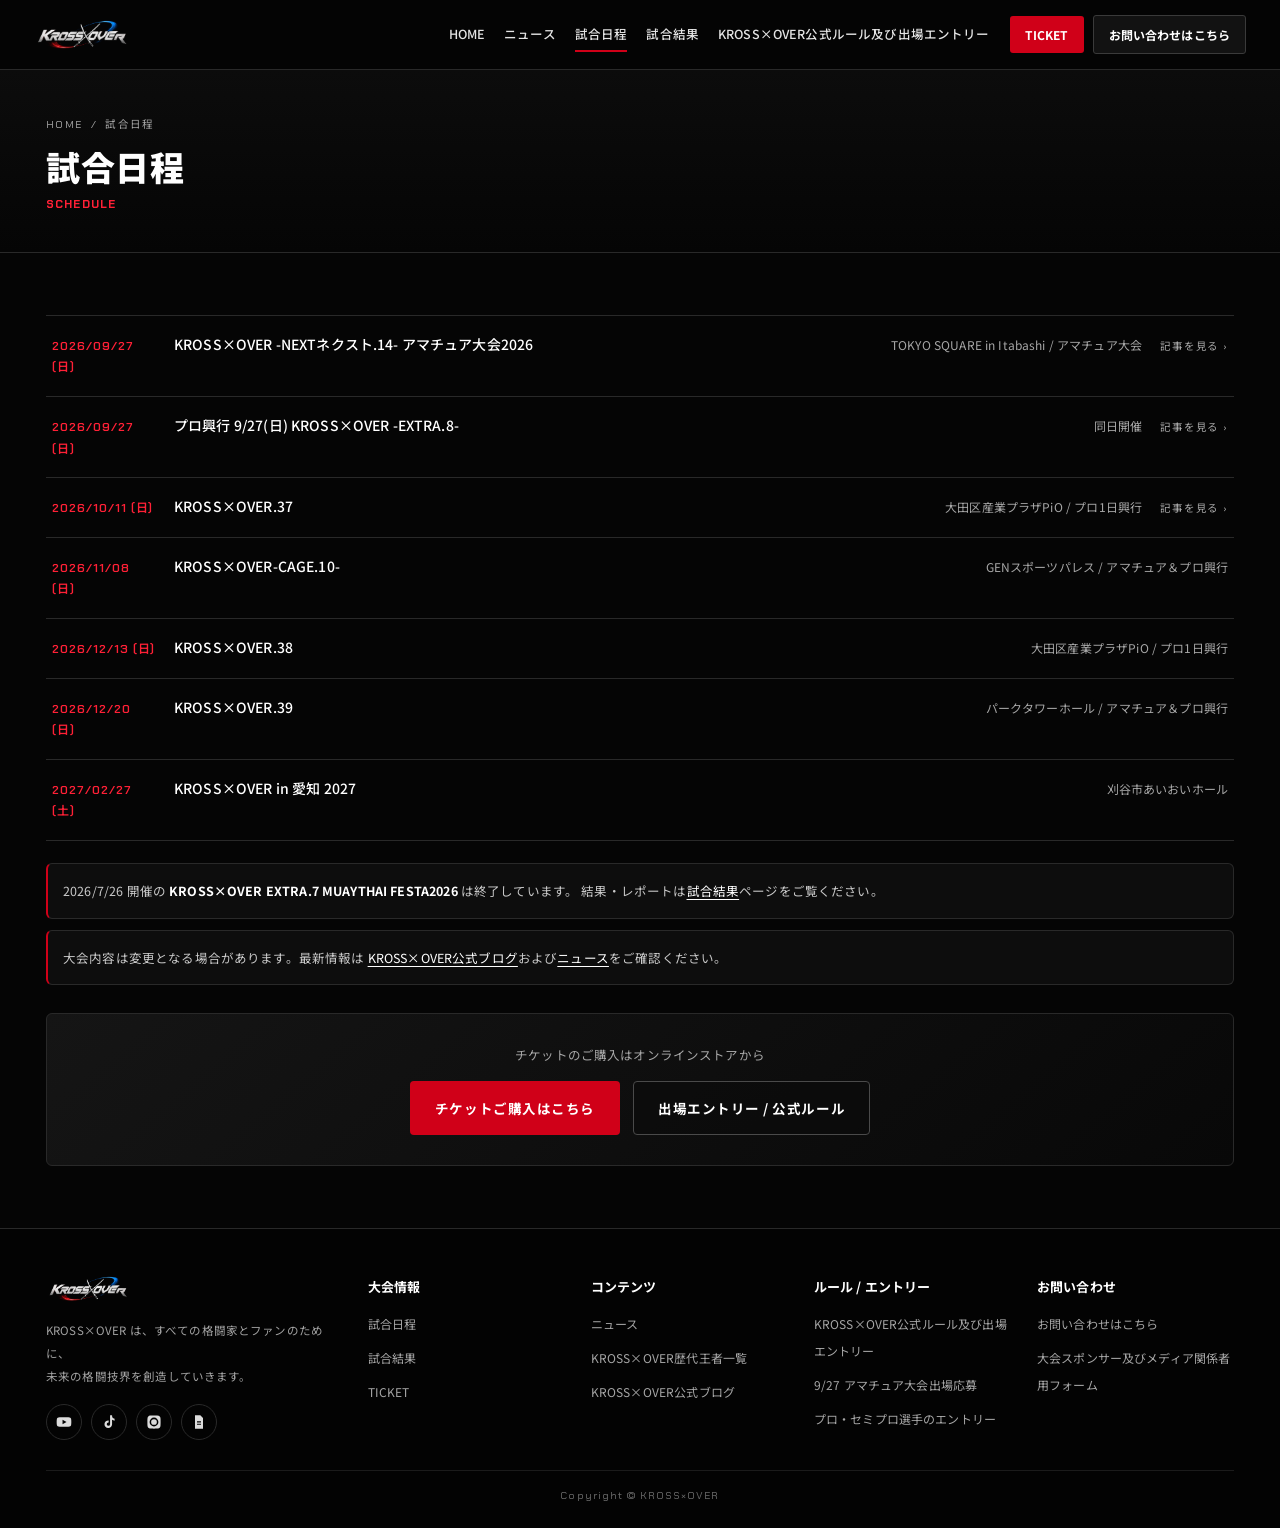
<file: schedule.html>
<!DOCTYPE html>
<html lang="ja">
<head>
<meta charset="UTF-8">
<meta name="viewport" content="width=device-width, initial-scale=1">
<title>試合日程 | KROSS×OVER</title>
<meta name="description" content="KROSS×OVERの今後の大会スケジュール。大会名・日程・会場の一覧です。">
<link rel="canonical" href="https://krossover.jp/schedule.html">
<meta property="og:type" content="website">
<meta property="og:site_name" content="KROSS×OVER">
<meta property="og:title" content="試合日程 | KROSS×OVER">
<meta property="og:description" content="KROSS×OVERの今後の大会スケジュール。大会名・日程・会場の一覧です。">
<meta property="og:url" content="https://krossover.jp/schedule.html">
<meta property="og:image" content="https://krossover.jp/1.jpg">
<meta name="twitter:card" content="summary_large_image">
<link rel="preconnect" href="https://fonts.googleapis.com">
<link rel="preconnect" href="https://fonts.gstatic.com" crossorigin>
<link href="https://fonts.googleapis.com/css2?family=Chakra+Petch:ital,wght@0,500;0,600;0,700;1,600;1,700&family=Noto+Sans+JP:wght@400;500;700;900&display=swap" rel="stylesheet">
<link rel="stylesheet" href="style.css?v=20260817">
</head>
<body>
<header class="header">
  <div class="header__inner">
    <a class="brand" href="index.html" aria-label="KROSS×OVER ホーム"><img src="1.jpg" alt="KROSS×OVER" width="1200" height="180"></a>
    <nav class="gnav" aria-label="グローバルナビゲーション">
      <ul class="gnav__list"><li><a href="index.html">HOME</a></li><li><a href="news.html">ニュース</a></li><li><a href="schedule.html" class="is-current">試合日程</a></li><li><a href="results.html">試合結果</a></li><li><a href="rules.html">KROSS×OVER公式ルール及び出場エントリー</a></li></ul>
      <div class="gnav__btns"><a class="nav-red" href="https://krossover.official.ec/" target="_blank" rel="noopener">TICKET</a><a class="nav-line" href="contact.html">お問い合わせはこちら</a></div>
    </nav>
    <button class="burger" type="button" aria-expanded="false" aria-controls="drawer" aria-label="メニューを開く">
      <span></span><span></span><span></span>
    </button>
  </div>
</header>
<nav class="drawer" id="drawer" aria-label="モバイルメニュー"><ul><li><a href="index.html">HOME<span>HOME</span></a></li><li><a href="news.html">ニュース<span>NEWS</span></a></li><li><a href="schedule.html">試合日程<span>SCHEDULE</span></a></li><li><a href="results.html">試合結果<span>RESULT</span></a></li><li><a href="rules.html">KROSS×OVER公式ルール及び出場エントリー<span>RULE / ENTRY</span></a></li><li><a href="champions.html">KROSS×OVER歴代王者一覧<span>CHAMPIONS</span></a></li><li><a href="contact.html">お問い合わせはこちら<span>CONTACT</span></a></li><li><a class="is-red" href="https://krossover.official.ec/" target="_blank" rel="noopener">TICKET<span>チケット購入</span></a></li></ul></nav>
<div class="page-head">
  <div class="wrap">
    <p class="crumb"><a href="index.html">HOME</a> &nbsp;/&nbsp; 試合日程</p>
    <h1 class="sec__ttl">試合日程</h1>
    <span class="sec__en">SCHEDULE</span>
  </div>
</div>
<main>
<section class="sec">
  <div class="wrap">
    <div class="rows rv"><a class="row" href="https://ameblo.jp/krossoverfighting/entry-12967345429.html" target="_blank" rel="noopener"><span class="row__date">2026/09/27 (日)</span><span class="row__title">KROSS×OVER -NEXTネクスト.14- アマチュア大会2026</span><span class="row__meta">TOKYO SQUARE in Itabashi / アマチュア大会</span><span class="row__ext">記事を見る ›</span></a><a class="row" href="https://ameblo.jp/krossoverfighting/entry-12975053878.html" target="_blank" rel="noopener"><span class="row__date">2026/09/27 (日)</span><span class="row__title">プロ興行 9/27(日) KROSS×OVER -EXTRA.8-</span><span class="row__meta">同日開催</span><span class="row__ext">記事を見る ›</span></a><a class="row" href="https://ameblo.jp/krossoverfighting/entry-12973357044.html" target="_blank" rel="noopener"><span class="row__date">2026/10/11 (日)</span><span class="row__title">KROSS×OVER.37</span><span class="row__meta">大田区産業プラザPiO / プロ1日興行</span><span class="row__ext">記事を見る ›</span></a><div class="row"><span class="row__date">2026/11/08 (日)</span><span class="row__title">KROSS×OVER-CAGE.10-</span><span class="row__meta">GENスポーツパレス / アマチュア＆プロ興行</span></div><div class="row"><span class="row__date">2026/12/13 (日)</span><span class="row__title">KROSS×OVER.38</span><span class="row__meta">大田区産業プラザPiO / プロ1日興行</span></div><div class="row"><span class="row__date">2026/12/20 (日)</span><span class="row__title">KROSS×OVER.39</span><span class="row__meta">パークタワーホール / アマチュア＆プロ興行</span></div><div class="row"><span class="row__date">2027/02/27 (土)</span><span class="row__title">KROSS×OVER in 愛知 2027</span><span class="row__meta">刈谷市あいおいホール</span></div></div>
    <div style="margin-top:22px">
      <p class="note rv">2026/7/26 開催の <b>KROSS×OVER EXTRA.7 MUAYTHAI FESTA2026</b> は終了しています。
      結果・レポートは<a href="results.html">試合結果</a>ページをご覧ください。</p>
      <p class="note rv">大会内容は変更となる場合があります。最新情報は
      <a href="https://ameblo.jp/krossoverfighting/" target="_blank" rel="noopener">KROSS×OVER公式ブログ</a>および<a href="news.html">ニュース</a>をご確認ください。</p>
    </div>
    <div class="cta-band rv">
      <p>チケットのご購入はオンラインストアから</p>
      <a class="btn btn--red" href="https://krossover.official.ec/" target="_blank" rel="noopener">チケットご購入はこちら</a>
      <a class="btn btn--line" href="rules.html">出場エントリー / 公式ルール</a>
    </div>
  </div>
</section>
</main>
<footer class="footer">
  <div class="wrap">
    <div class="footer__grid">
      <div>
        <img class="footer__logo" src="1.jpg" alt="KROSS×OVER" width="1200" height="180">
        <p class="footer__about">KROSS×OVER は、すべての格闘家とファンのために、<br>未来の格闘技界を創造していきます。</p>
        <div class="footer__sns"><a href="https://www.youtube.com/c/KROSSOVER%E5%85%AC%E5%BC%8F/videos?app=desktop" target="_blank" rel="noopener" aria-label="KROSS×OVER公式 YouTube"><svg viewBox="0 0 24 24" aria-hidden="true"><path d="M23 12s0-3.4-.4-5c-.2-.9-.9-1.6-1.8-1.8C19.1 4.8 12 4.8 12 4.8s-7.1 0-8.8.4c-.9.2-1.6.9-1.8 1.8C1 8.6 1 12 1 12s0 3.4.4 5c.2.9.9 1.6 1.8 1.8 1.7.4 8.8.4 8.8.4s7.1 0 8.8-.4c.9-.2 1.6-.9 1.8-1.8.4-1.6.4-5 .4-5zM9.8 15.3V8.7l6 3.3-6 3.3z"/></svg></a><a href="https://www.tiktok.com/@krossover0917?_t=8jfpVgwg3Av&_r=1" target="_blank" rel="noopener" aria-label="KROSS×OVER公式 TikTok"><svg viewBox="0 0 24 24" aria-hidden="true"><path d="M16.6 2h-3v13.2a2.5 2.5 0 1 1-2.1-2.5V9.6a5.7 5.7 0 1 0 5.1 5.7V8.8A6.5 6.5 0 0 0 20.4 10V7a3.8 3.8 0 0 1-3.8-3.7V2z"/></svg></a><a href="https://www.instagram.com/krossover_official?igsh=enNmZW5nYXZvcTJq" target="_blank" rel="noopener" aria-label="Instagramでフォロー"><svg viewBox="0 0 24 24" aria-hidden="true"><path d="M12 2.2c3.2 0 3.6 0 4.9.1 1.2.1 1.8.3 2.2.4.6.2 1 .5 1.4.9.4.4.7.8.9 1.4.2.4.4 1 .4 2.2.1 1.3.1 1.7.1 4.9s0 3.6-.1 4.9c-.1 1.2-.3 1.8-.4 2.2-.2.6-.5 1-.9 1.4-.4.4-.8.7-1.4.9-.4.2-1 .4-2.2.4-1.3.1-1.7.1-4.9.1s-3.6 0-4.9-.1c-1.2-.1-1.8-.3-2.2-.4-.6-.2-1-.5-1.4-.9-.4-.4-.7-.8-.9-1.4-.2-.4-.4-1-.4-2.2-.1-1.3-.1-1.7-.1-4.9s0-3.6.1-4.9c.1-1.2.3-1.8.4-2.2.2-.6.5-1 .9-1.4.4-.4.8-.7 1.4-.9.4-.2 1-.4 2.2-.4 1.3-.1 1.7-.1 4.9-.1zm0 3.2A6.6 6.6 0 1 0 18.6 12 6.6 6.6 0 0 0 12 5.4zm0 10.9A4.3 4.3 0 1 1 16.3 12 4.3 4.3 0 0 1 12 16.3zm6.9-11.1a1.5 1.5 0 1 1-1.5-1.5 1.5 1.5 0 0 1 1.5 1.5z"/></svg></a><a href="https://ameblo.jp/krossoverfighting/" target="_blank" rel="noopener" aria-label="KROSS×OVER公式 ブログ"><svg viewBox="0 0 24 24" aria-hidden="true"><path d="M6 2h8l4 4v16H6z"/><path d="M9 11h6v1.7H9zm0 3.5h6v1.7H9z" fill="#050505"/></svg></a></div>
      </div>
      <div class="footer__col"><h3>大会情報</h3><ul><li><a href="schedule.html">試合日程</a></li><li><a href="results.html">試合結果</a></li><li><a href="https://krossover.official.ec/" target="_blank" rel="noopener">TICKET</a></li></ul></div><div class="footer__col"><h3>コンテンツ</h3><ul><li><a href="news.html">ニュース</a></li><li><a href="champions.html">KROSS×OVER歴代王者一覧</a></li><li><a href="https://ameblo.jp/krossoverfighting/" target="_blank" rel="noopener">KROSS×OVER公式ブログ</a></li></ul></div><div class="footer__col"><h3>ルール / エントリー</h3><ul><li><a href="rules.html">KROSS×OVER公式ルール及び出場エントリー</a></li><li><a href="https://krossover.jp/?page_id=276" target="_blank" rel="noopener">9/27 アマチュア大会出場応募</a></li><li><a href="https://krossover.jp/?page_id=276" target="_blank" rel="noopener">プロ・セミプロ選手のエントリー</a></li></ul></div><div class="footer__col"><h3>お問い合わせ</h3><ul><li><a href="contact.html">お問い合わせはこちら</a></li><li><a href="https://krossover.jp/?page_id=263" target="_blank" rel="noopener">大会スポンサー及びメディア関係者用フォーム</a></li></ul></div>
    </div>
    <p class="footer__bottom">Copyright © KROSS×OVER</p>
  </div>
</footer>
<script src="script.js?v=20260817"></script>
</body>
</html>
</file>
<file: style.css>
@charset "utf-8";

/* =========================================================
   KROSS×OVER OFFICIAL SITE — RENEWAL (mock-aligned build)
   ========================================================= */

:root{
  --bg:#050505;
  --surface:#0D0D0D;
  --surface-2:#131313;
  --line:#292929;
  --line-soft:#1b1b1b;
  --text:#FFFFFF;
  --sub:#A7A7A7;
  --red:#D00018;
  --red-hi:#FF2036;
  --blue:#1E5BFF;

  --f-display:"Chakra Petch","Noto Sans JP",sans-serif;
  --f-body:"Noto Sans JP","Hiragino Kaku Gothic ProN",sans-serif;

  --header-h:58px;
  --wrap:1240px;
  --r:6px;
}

*,*::before,*::after{box-sizing:border-box;}
html{scroll-behavior:smooth;-webkit-text-size-adjust:100%;}
body{
  margin:0;background:var(--bg);color:var(--text);
  font-family:var(--f-body);font-size:14px;line-height:1.8;letter-spacing:.01em;
  overflow-x:hidden;-webkit-font-smoothing:antialiased;
}
img{max-width:100%;height:auto;display:block;}
a{color:inherit;text-decoration:none;}
ul,ol{margin:0;padding:0;list-style:none;}
h1,h2,h3,h4,p,figure{margin:0;}
:focus-visible{outline:2px solid var(--red-hi);outline-offset:3px;}

.wrap{width:100%;max-width:var(--wrap);margin:0 auto;padding:0 18px;}

/* =========================================================
   HEADER
   ========================================================= */
.header{
  position:fixed;inset:0 0 auto 0;z-index:100;height:var(--header-h);
  background:rgba(5,5,5,.9);backdrop-filter:saturate(140%) blur(10px);
  border-bottom:1px solid var(--line);
}
.header__inner{
  height:100%;max-width:var(--wrap);margin:0 auto;padding:0 14px;
  display:flex;align-items:center;justify-content:space-between;gap:14px;
}
.brand img{height:26px;width:auto;mix-blend-mode:screen;}

.gnav{display:none;margin-left:auto;}
.gnav__list{display:flex;align-items:center;gap:19px;}
.gnav__list a{
  position:relative;display:block;padding:20px 0;
  font-size:12.5px;font-weight:500;color:#e4e4e4;white-space:nowrap;transition:color .25s;
}
.gnav__list a::after{
  content:"";position:absolute;left:0;right:100%;bottom:14px;height:2px;background:var(--red);transition:right .3s;
}
.gnav__list a:hover{color:#fff;}
.gnav__list a:hover::after,.gnav__list a.is-current::after{right:0;}
.gnav__btns{display:flex;align-items:center;gap:9px;margin-left:20px;}
.gnav__btns a{padding:8px 15px;font-size:12px;font-weight:700;border-radius:3px;white-space:nowrap;}
.nav-red{background:var(--red);color:#fff;}
.nav-red:hover{background:var(--red-hi);}
.nav-line{border:1px solid #3a3a3a;background:#121212;}
.nav-line:hover{border-color:var(--red);}

.burger{
  width:42px;height:42px;border:1px solid var(--line);background:var(--surface);border-radius:4px;
  display:flex;flex-direction:column;justify-content:center;align-items:center;gap:5px;cursor:pointer;padding:0;
}
.burger span{display:block;width:18px;height:1.5px;background:#fff;transition:transform .3s,opacity .2s;}
.burger[aria-expanded="true"] span:nth-child(1){transform:translateY(6.5px) rotate(45deg);}
.burger[aria-expanded="true"] span:nth-child(2){opacity:0;}
.burger[aria-expanded="true"] span:nth-child(3){transform:translateY(-6.5px) rotate(-45deg);}

.drawer{
  position:fixed;inset:var(--header-h) 0 0 0;z-index:99;background:rgba(5,5,5,.985);
  padding:22px 18px 60px;overflow-y:auto;
  opacity:0;visibility:hidden;transform:translateY(-10px);
  transition:opacity .26s,transform .26s,visibility .26s;
}
.drawer.is-open{opacity:1;visibility:visible;transform:none;}
.drawer li+li{border-top:1px solid var(--line-soft);}
.drawer a{display:flex;align-items:center;justify-content:space-between;gap:12px;padding:15px 4px;font-size:14px;font-weight:500;}
.drawer a span{font-family:var(--f-display);font-size:10px;letter-spacing:.12em;color:var(--sub);flex:none;white-space:nowrap;}
.drawer a{min-width:0;}
.drawer .is-red{margin-top:20px;background:var(--red);justify-content:center;font-weight:700;border-radius:3px;border:0;}
.drawer .is-red span{color:rgba(255,255,255,.75);}

/* =========================================================
   BUTTONS
   ========================================================= */
.btn{
  display:inline-flex;align-items:center;justify-content:center;gap:9px;
  padding:14px 24px;border-radius:4px;border:1px solid transparent;
  font-size:13.5px;font-weight:700;letter-spacing:.04em;
  transition:background .25s,border-color .25s,color .25s;
}
.btn svg{width:17px;height:17px;flex:none;stroke:currentColor;fill:none;stroke-width:1.6;stroke-linecap:round;stroke-linejoin:round;}
.btn--red{background:var(--red);color:#fff;}
.btn--red:hover{background:var(--red-hi);}
.btn--line{border-color:#4a4a4a;background:rgba(10,10,10,.6);color:#fff;}
.btn--line:hover{border-color:var(--red);background:#151515;}
.btn--sm{padding:9px 16px;font-size:12px;font-weight:500;border:1px solid #3d3d3d;background:rgba(8,8,8,.55);}
.btn--sm:hover{border-color:var(--red);}

.link-more{display:inline-flex;align-items:center;gap:7px;font-size:12.5px;color:#dcdcdc;transition:color .25s;}
.link-more::after{content:"\203A";font-family:var(--f-display);font-size:15px;color:var(--red-hi);}
.link-more:hover{color:#fff;}

/* =========================================================
   HERO
   ========================================================= */
.hero{
  position:relative;margin-top:var(--header-h);overflow:hidden;
  border-bottom:1px solid var(--line);isolation:isolate;
}
.hero__bg{position:absolute;inset:0;z-index:-1;}
.hero__bg img{width:100%;height:100%;object-fit:cover;opacity:.7;}
.hero__bg::after{
  content:"";position:absolute;inset:0;
  background:
    linear-gradient(90deg,rgba(5,5,5,.94) 0%,rgba(5,5,5,.72) 42%,rgba(5,5,5,.2) 72%,rgba(5,5,5,.5) 100%),
    linear-gradient(180deg,rgba(5,5,5,.7),rgba(5,5,5,.1) 40%,rgba(5,5,5,.85));
}
.hero__inner{
  position:relative;max-width:var(--wrap);margin:0 auto;padding:40px 18px 46px;
  display:flex;flex-direction:column;align-items:center;text-align:center;gap:24px;
}
.hero__logo{width:100%;max-width:560px;mix-blend-mode:screen;}
.hero__copy{max-width:560px;}
.hero__k1{font-size:19px;font-weight:700;letter-spacing:.04em;}
.hero__k2{font-size:46px;font-weight:900;line-height:1.05;margin:2px 0 10px;text-shadow:0 2px 18px rgba(0,0,0,.7);}
.hero__k3{font-family:var(--f-display);font-style:italic;font-weight:600;font-size:15px;letter-spacing:.14em;color:#d9d9d9;}
.hero__lead{margin-top:16px;font-size:12.5px;line-height:2;color:#b9b9b9;}
.hero__cta{display:flex;flex-wrap:wrap;gap:11px;justify-content:center;margin-top:22px;}
.hero__cta .btn{min-width:158px;}

/* =========================================================
   SECTION HEAD
   ========================================================= */
.sec{padding:44px 0;}
.sec__head{display:flex;align-items:baseline;flex-wrap:wrap;gap:6px 12px;margin-bottom:18px;}
.sec__ttl{font-size:21px;font-weight:900;letter-spacing:.02em;line-height:1.3;}
.sec__en{font-family:var(--f-display);font-weight:700;font-size:11.5px;letter-spacing:.1em;color:var(--red-hi);}
.sec__all{margin-left:auto;}

/* =========================================================
   EVENT CARDS
   ========================================================= */
.grid-event{display:grid;gap:14px;}
.ecard{
  position:relative;isolation:isolate;overflow:hidden;min-width:0;
  border:1px solid var(--line);border-radius:var(--r);background:var(--surface);
  padding:44px 18px 18px;min-height:296px;display:flex;flex-direction:column;
  transition:border-color .3s,transform .3s,box-shadow .3s;
}
.ecard:hover{border-color:var(--red);transform:translateY(-3px);box-shadow:0 10px 30px rgba(0,0,0,.6);}
.ecard__bg{position:absolute;inset:0;z-index:-1;}
.ecard__bg img{width:100%;height:100%;object-fit:cover;opacity:.85;transition:transform .6s;}
.ecard:hover .ecard__bg img{transform:scale(1.05);}
.ecard__bg::after{
  content:"";position:absolute;inset:0;
  background:linear-gradient(180deg,rgba(5,5,5,.5) 0%,rgba(5,5,5,.8) 45%,rgba(5,5,5,.96) 100%);
}
.badge{
  position:absolute;top:14px;left:14px;z-index:2;background:var(--red);border-radius:2px;
  padding:3px 9px;font-size:10px;font-weight:700;letter-spacing:.06em;
}
.ecard__kind{font-size:11.5px;letter-spacing:.06em;color:#cfcfcf;}
.ecard__name{font-size:19px;font-weight:700;line-height:1.4;margin-top:3px;}
.ecard__date{
  font-family:var(--f-display);font-style:italic;font-weight:700;font-size:27px;
  line-height:1.1;margin-top:14px;display:flex;align-items:baseline;gap:8px;
}
.ecard__date span{font-size:13px;font-style:normal;font-weight:600;letter-spacing:.08em;color:#cfcfcf;}
.ecard__venue{font-size:14px;font-weight:500;margin-top:10px;}
.ecard__note{font-size:11.5px;color:var(--sub);margin-top:2px;}
.ecard__foot{margin-top:auto;padding-top:16px;}
.ecard__foot .btn--sm{width:100%;}
.ecard__sub{margin-top:10px;padding-top:10px;border-top:1px dashed #333;font-size:11.5px;color:#d5d5d5;display:flex;gap:8px;}
.ecard__sub i{font-style:normal;color:var(--blue);font-family:var(--f-display);font-size:10px;letter-spacing:.08em;flex:none;padding-top:3px;}
.ecard__sub a{text-decoration:underline;text-underline-offset:3px;}
.ecard__sub a:hover{color:var(--red-hi);}

/* =========================================================
   CHAMPIONS
   ========================================================= */
.grid-champ{display:grid;grid-template-columns:repeat(2,minmax(0,1fr));gap:10px;}
.champ{
  position:relative;isolation:isolate;overflow:hidden;min-width:0;
  border:1px solid var(--line);border-radius:var(--r);background:#080808;
  min-height:250px;padding:14px 12px;display:flex;flex-direction:column;justify-content:flex-end;text-align:center;
  transition:border-color .3s,transform .3s;
}
.champ:hover{border-color:var(--red);transform:translateY(-3px);}
.champ__bg{position:absolute;inset:0;z-index:-1;}
.champ__bg img{width:100%;height:100%;object-fit:cover;object-position:center 22%;opacity:.9;}
.champ__bg::after{
  content:"";position:absolute;inset:0;
  background:linear-gradient(180deg,rgba(5,5,5,.15) 0%,rgba(5,5,5,.72) 58%,rgba(5,5,5,.97) 100%);
}
.champ__cat{font-family:var(--f-display);font-weight:700;font-size:11px;letter-spacing:.12em;color:var(--red-hi);}
.champ__cls{font-size:11px;color:#cfcfcf;margin-top:1px;}
.champ__name{font-size:17px;font-weight:700;line-height:1.35;margin-top:6px;}
.champ__en{font-family:var(--f-display);font-size:10px;letter-spacing:.08em;color:var(--sub);margin-top:2px;}
.champ__gen{margin-top:11px;padding-top:9px;border-top:1px solid #2e2e2e;font-size:11.5px;color:#d2d2d2;}


/* ---------- CHAMPION ROWS（横スクロール） ---------- */
.champ-row+.champ-row{margin-top:26px;}
.champ-row__head{display:flex;align-items:center;gap:10px;margin-bottom:11px;}
.champ-row__label{
  font-family:var(--f-display);font-weight:700;font-size:13px;letter-spacing:.1em;
  border-left:3px solid var(--red);padding-left:9px;line-height:1.3;
}
.champ-row__count{font-size:11.5px;color:var(--sub);}
.champ-row__hint{margin-left:auto;font-size:11px;color:var(--sub);}
.champ-row__hint::before{content:"⇄ ";color:var(--red-hi);}
.champ-row__nav{display:none;gap:6px;margin-left:auto;}
.cbtn{
  width:32px;height:32px;padding:0;border:1px solid var(--line);border-radius:4px;
  background:#0d0d0d;color:#fff;font-family:var(--f-display);font-size:17px;line-height:1;
  cursor:pointer;transition:border-color .25s,opacity .25s;
}
.cbtn:hover{border-color:var(--red);}
.cbtn[disabled]{opacity:.3;cursor:default;border-color:var(--line);}

.champ-scroll{
  display:flex;gap:10px;overflow-x:auto;overflow-y:hidden;
  scroll-snap-type:x proximity;scroll-behavior:smooth;
  padding:2px 2px 10px;margin:0 -2px;
  scrollbar-width:thin;scrollbar-color:#333 transparent;-webkit-overflow-scrolling:touch;
}
.champ-scroll::-webkit-scrollbar{height:6px;}
.champ-scroll::-webkit-scrollbar-track{background:#101010;border-radius:3px;}
.champ-scroll::-webkit-scrollbar-thumb{background:#333;border-radius:3px;}
.champ-scroll::-webkit-scrollbar-thumb:hover{background:var(--red);}
.champ-scroll .champ{flex:0 0 150px;scroll-snap-align:start;min-height:236px;}

/* =========================================================
   SPONSOR
   ========================================================= */
.grid-sponsor{display:grid;grid-template-columns:repeat(2,minmax(0,1fr));gap:10px;}
.plate{
  display:flex;align-items:center;justify-content:center;padding:10px;
  height:76px;min-width:0;overflow:hidden;
  border:1px solid var(--line);border-radius:var(--r);
  background:linear-gradient(160deg,#191919 0%,#0b0b0b 55%,#141414 100%);
  transition:border-color .3s,transform .3s;
}
.plate:hover{border-color:var(--red);transform:translateY(-2px);}
.plate img{max-width:100%;max-height:100%;width:auto;height:auto;object-fit:contain;}
.sponsor__form{margin-top:18px;text-align:center;}

/* =========================================================
   CONTENT CARDS
   ========================================================= */
.grid-content{display:grid;grid-template-columns:repeat(2,minmax(0,1fr));gap:10px;}
.grid-content > :last-child:nth-child(odd){grid-column:1 / -1;}
.ccard{
  position:relative;isolation:isolate;overflow:hidden;min-width:0;
  border:1px solid var(--line);border-radius:var(--r);background:var(--surface);
  padding:20px 12px 16px;min-height:186px;text-align:center;
  display:flex;flex-direction:column;align-items:center;gap:6px;
  transition:border-color .3s,transform .3s;
}
.ccard:hover{border-color:var(--red);transform:translateY(-3px);}
.ccard__bg{position:absolute;inset:0;z-index:-1;}
.ccard__bg img{width:100%;height:100%;object-fit:cover;opacity:.28;}
.ccard__bg::after{content:"";position:absolute;inset:0;background:linear-gradient(180deg,rgba(5,5,5,.72),rgba(5,5,5,.92));}
.ccard__ico{width:34px;height:34px;stroke:#fff;fill:none;stroke-width:1.4;stroke-linecap:round;stroke-linejoin:round;}
.ccard__ttl{font-size:14.5px;font-weight:700;}
.ccard__txt{font-size:11.5px;line-height:1.75;color:#b6b6b6;}
.ccard__foot{margin-top:auto;padding-top:12px;width:100%;}
.ccard__foot .btn--sm{width:100%;}

/* =========================================================
   LOWER PAGES
   ========================================================= */
.page-head{
  margin-top:var(--header-h);padding:34px 0 26px;border-bottom:1px solid var(--line);
  background:linear-gradient(180deg,#0c0c0c,#050505);
}
.crumb{font-family:var(--f-display);font-size:10.5px;letter-spacing:.12em;color:var(--sub);margin-bottom:10px;}
.crumb a:hover{color:#fff;}
.page-head .sec__ttl{font-size:25px;}
.page-head .sec__en{display:block;margin-top:6px;}

.rows{border-top:1px solid var(--line);}
.row{display:flex;flex-direction:column;gap:3px;padding:15px 4px;border-bottom:1px solid var(--line);transition:background .25s;}
a.row:hover{background:#0e0e0e;}
.row__date{font-family:var(--f-display);font-size:12px;font-weight:600;letter-spacing:.08em;color:var(--red-hi);}
.row__title{font-size:14px;font-weight:500;line-height:1.65;}
.row__meta{font-size:12px;color:var(--sub);}
.row__ext{font-family:var(--f-display);font-size:10.5px;letter-spacing:.08em;color:var(--sub);}

.note{
  border:1px solid var(--line);border-left:2px solid var(--red);border-radius:var(--r);
  background:var(--surface);padding:15px;font-size:12.5px;color:#c9c9c9;line-height:1.9;
}
.note+.note{margin-top:11px;}
.note b{color:#fff;}
.note a{color:#fff;text-decoration:underline;text-underline-offset:3px;}

.block{border:1px solid var(--line);border-radius:var(--r);background:var(--surface);padding:18px 15px;}
.block+.block{margin-top:13px;}
.block__title{font-size:14.5px;font-weight:700;letter-spacing:.04em;padding-bottom:11px;margin-bottom:12px;border-bottom:1px solid var(--line);}
.block__title small{display:block;font-size:11px;font-weight:400;color:var(--sub);margin-top:3px;}
.list-line li{display:flex;flex-wrap:wrap;gap:9px;padding:10px 0;border-bottom:1px dashed var(--line);font-size:13.5px;}
.list-line li:last-child{border-bottom:0;}
.list-line li::before{content:"";width:5px;height:5px;background:var(--red);flex:none;margin-top:9px;transform:rotate(45deg);}
.list-line a{transition:color .25s;}
.list-line a:hover{color:var(--red-hi);}
.list-line .champ-cls{width:100%;font-family:var(--f-display);font-size:11px;letter-spacing:.06em;color:var(--red-hi);}

.lineage{display:grid;gap:12px;}
.lineage__item{border:1px solid var(--line);border-radius:var(--r);background:var(--surface);padding:15px;}
.lineage__cls{font-size:13px;font-weight:700;padding-bottom:9px;border-bottom:1px solid var(--line);}
.lineage__cls i{font-style:normal;font-family:var(--f-display);font-size:11px;letter-spacing:.1em;color:var(--red-hi);margin-right:8px;}
.lineage__list li{display:flex;gap:11px;padding:8px 0;font-size:13.5px;border-bottom:1px dashed var(--line-soft);}
.lineage__list li:last-child{border-bottom:0;}
.lineage__list b{font-family:var(--f-display);font-size:11.5px;font-weight:600;color:var(--sub);flex:none;width:42px;padding-top:2px;}
.lineage__list li.is-now b{color:var(--red-hi);}
.lineage__list span{word-break:break-word;}

.cta-band{
  margin-top:28px;border:1px solid var(--line);border-radius:var(--r);
  background:linear-gradient(140deg,#151515,#080808);padding:24px 16px;text-align:center;
}
.cta-band p{font-size:12.5px;color:var(--sub);margin-bottom:14px;}
.cta-band .btn{width:100%;max-width:330px;}
.cta-band .btn+.btn{margin-top:10px;}

/* =========================================================
   FOOTER
   ========================================================= */
.footer{border-top:1px solid var(--line);background:#030303;padding:36px 0 0;}
.footer__grid{display:grid;gap:26px;}
.footer__logo{height:28px;width:auto;mix-blend-mode:screen;}
.footer__about{margin-top:16px;font-size:11.5px;line-height:2;color:#a2a2a2;}
.footer__sns{display:flex;gap:9px;margin-top:16px;}
.footer__sns a{width:36px;height:36px;border:1px solid var(--line);border-radius:50%;display:grid;place-items:center;transition:border-color .25s,background .25s;}
.footer__sns svg{width:16px;height:16px;fill:#dcdcdc;}
.footer__sns a:hover{border-color:var(--red);background:#120608;}
.footer__col h3{font-size:13px;font-weight:700;margin-bottom:10px;}
.footer__col li{margin-bottom:7px;}
.footer__col{min-width:0;}
.footer__col a{font-size:12px;color:#a6a6a6;transition:color .25s;word-break:break-word;}
.footer__col a:hover{color:#fff;}
.footer__bottom{
  margin-top:30px;border-top:1px solid var(--line-soft);padding:16px 0 22px;
  font-family:var(--f-display);font-size:10.5px;letter-spacing:.1em;color:#6b6b6b;text-align:center;
}

/* =========================================================
   REVEAL
   ========================================================= */
.rv{opacity:0;transform:translateY(14px);}
.rv.is-in{opacity:1;transform:none;transition:opacity .65s ease,transform .65s cubic-bezier(.16,.84,.44,1);}

/* ---------- 小型スマートフォン ---------- */
@media (max-width:374px){
  .wrap{padding:0 14px;}
  .hero__k2{font-size:40px;}
  .hero__cta{flex-direction:column;align-items:stretch;}
  .hero__cta .btn{width:100%;min-width:0;}
  .champ__name{font-size:15.5px;}
  .ecard__date{font-size:24px;}
  .sec__ttl{font-size:19px;}
}

/* =========================================================
   TABLET
   ========================================================= */
@media (min-width:768px){
  body{font-size:14.5px;}
  .wrap{padding:0 26px;}
  .sec{padding:56px 0;}
  .sec__ttl{font-size:24px;}
  .hero__inner{padding:56px 26px 60px;}
  .hero__k2{font-size:60px;}
  .hero__logo{max-width:640px;}
  .grid-event{grid-template-columns:repeat(2,minmax(0,1fr));gap:16px;}
  .grid-champ{grid-template-columns:repeat(3,minmax(0,1fr));gap:12px;}
  .champ-scroll{gap:12px;}
  .champ-scroll .champ{flex:0 0 178px;min-height:252px;}
  .grid-sponsor{grid-template-columns:repeat(3,minmax(0,1fr));gap:12px;}
  .plate{height:88px;}
  .grid-content{grid-template-columns:repeat(3,minmax(0,1fr));gap:12px;}
  .grid-content > :last-child:nth-child(odd){grid-column:auto;}
  .row{flex-direction:row;align-items:baseline;gap:18px;padding:17px 6px;}
  .row__date{flex:none;width:104px;}
  .row__title{flex:1;}
  .lineage{grid-template-columns:repeat(2,minmax(0,1fr));}
  .block{padding:22px 20px;}
  .page-head{padding:46px 0 36px;}
  .page-head .sec__ttl{font-size:30px;}
  .cta-band{padding:30px 24px;}
  .cta-band .btn{width:auto;}
  .cta-band .btn+.btn{margin-top:0;margin-left:10px;}
  .footer__grid{grid-template-columns:repeat(2,minmax(0,1fr));gap:30px;}
  .list-line .champ-cls{width:190px;flex:none;padding-top:2px;}
}

/* =========================================================
   PC
   ========================================================= */
@media (min-width:1200px){
  :root{--header-h:70px;}
  body{font-size:15px;}
  .brand img{height:32px;}
  .gnav{display:flex;align-items:center;}
  .burger,.drawer{display:none;}

  .sec{padding:62px 0;}
  .sec__head{margin-bottom:22px;}
  .sec__ttl{font-size:26px;}

  .hero__inner{
    flex-direction:row;align-items:center;justify-content:space-between;
    text-align:left;gap:20px;padding:60px 26px 68px;min-height:430px;
  }
  .hero__copy{flex:0 0 40%;max-width:none;}
  .hero__logo{flex:1;max-width:none;width:58%;margin-right:-4%;}
  .hero__k1{font-size:24px;}
  .hero__k2{font-size:70px;}
  .hero__k3{font-size:17px;}
  .hero__lead{font-size:13px;}
  .hero__cta{justify-content:flex-start;margin-top:26px;}

  .grid-event{grid-template-columns:repeat(3,minmax(0,1fr));gap:18px;}
  .ecard{min-height:322px;padding:48px 20px 20px;}
  .ecard__name{font-size:20px;}
  .ecard__date{font-size:30px;}
  .grid-champ{grid-template-columns:repeat(6,minmax(0,1fr));gap:12px;}
  .champ{min-height:266px;}
  .champ-row__hint{display:none;}
  .champ-row__nav{display:flex;}
  .champ-scroll .champ{flex:0 0 196px;min-height:266px;}
  .grid-sponsor{grid-template-columns:repeat(6,minmax(0,1fr));gap:12px;}
  .plate{height:84px;}
  .grid-content{grid-template-columns:repeat(5,minmax(0,1fr));gap:12px;}
  .lineage{grid-template-columns:repeat(3,minmax(0,1fr));}
  .page-head .sec__ttl{font-size:34px;}
  .footer{padding-top:46px;}
  .footer__grid{grid-template-columns:minmax(0,1.5fr) repeat(4,minmax(0,1fr));gap:26px;}
}

@media (min-width:1360px){
  .gnav__list{gap:22px;}
  .gnav__list a{font-size:13px;}
}

/* =========================================================
   REDUCED MOTION
   ========================================================= */
@media (prefers-reduced-motion:reduce){
  html{scroll-behavior:auto;}
  *,*::before,*::after{animation-duration:.001ms !important;transition-duration:.001ms !important;}
  .rv{opacity:1;transform:none;}
}
</file>
